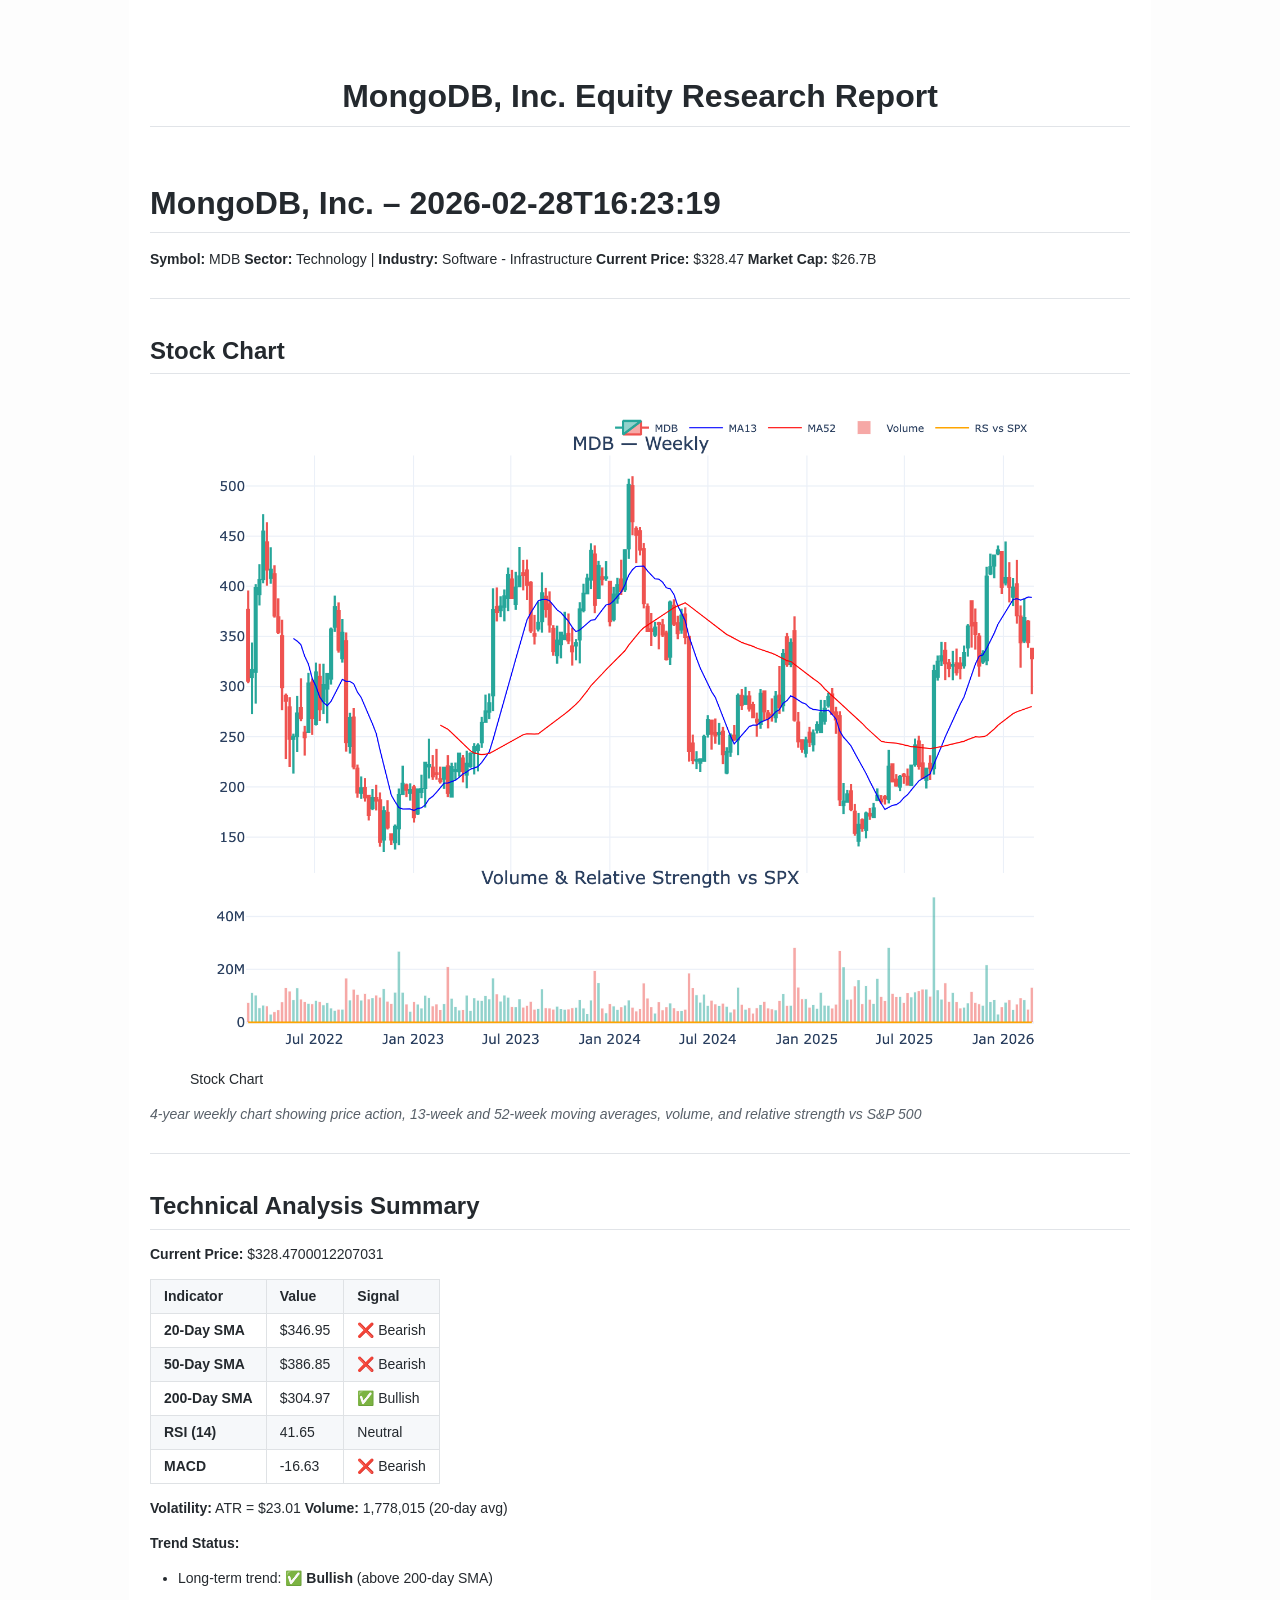
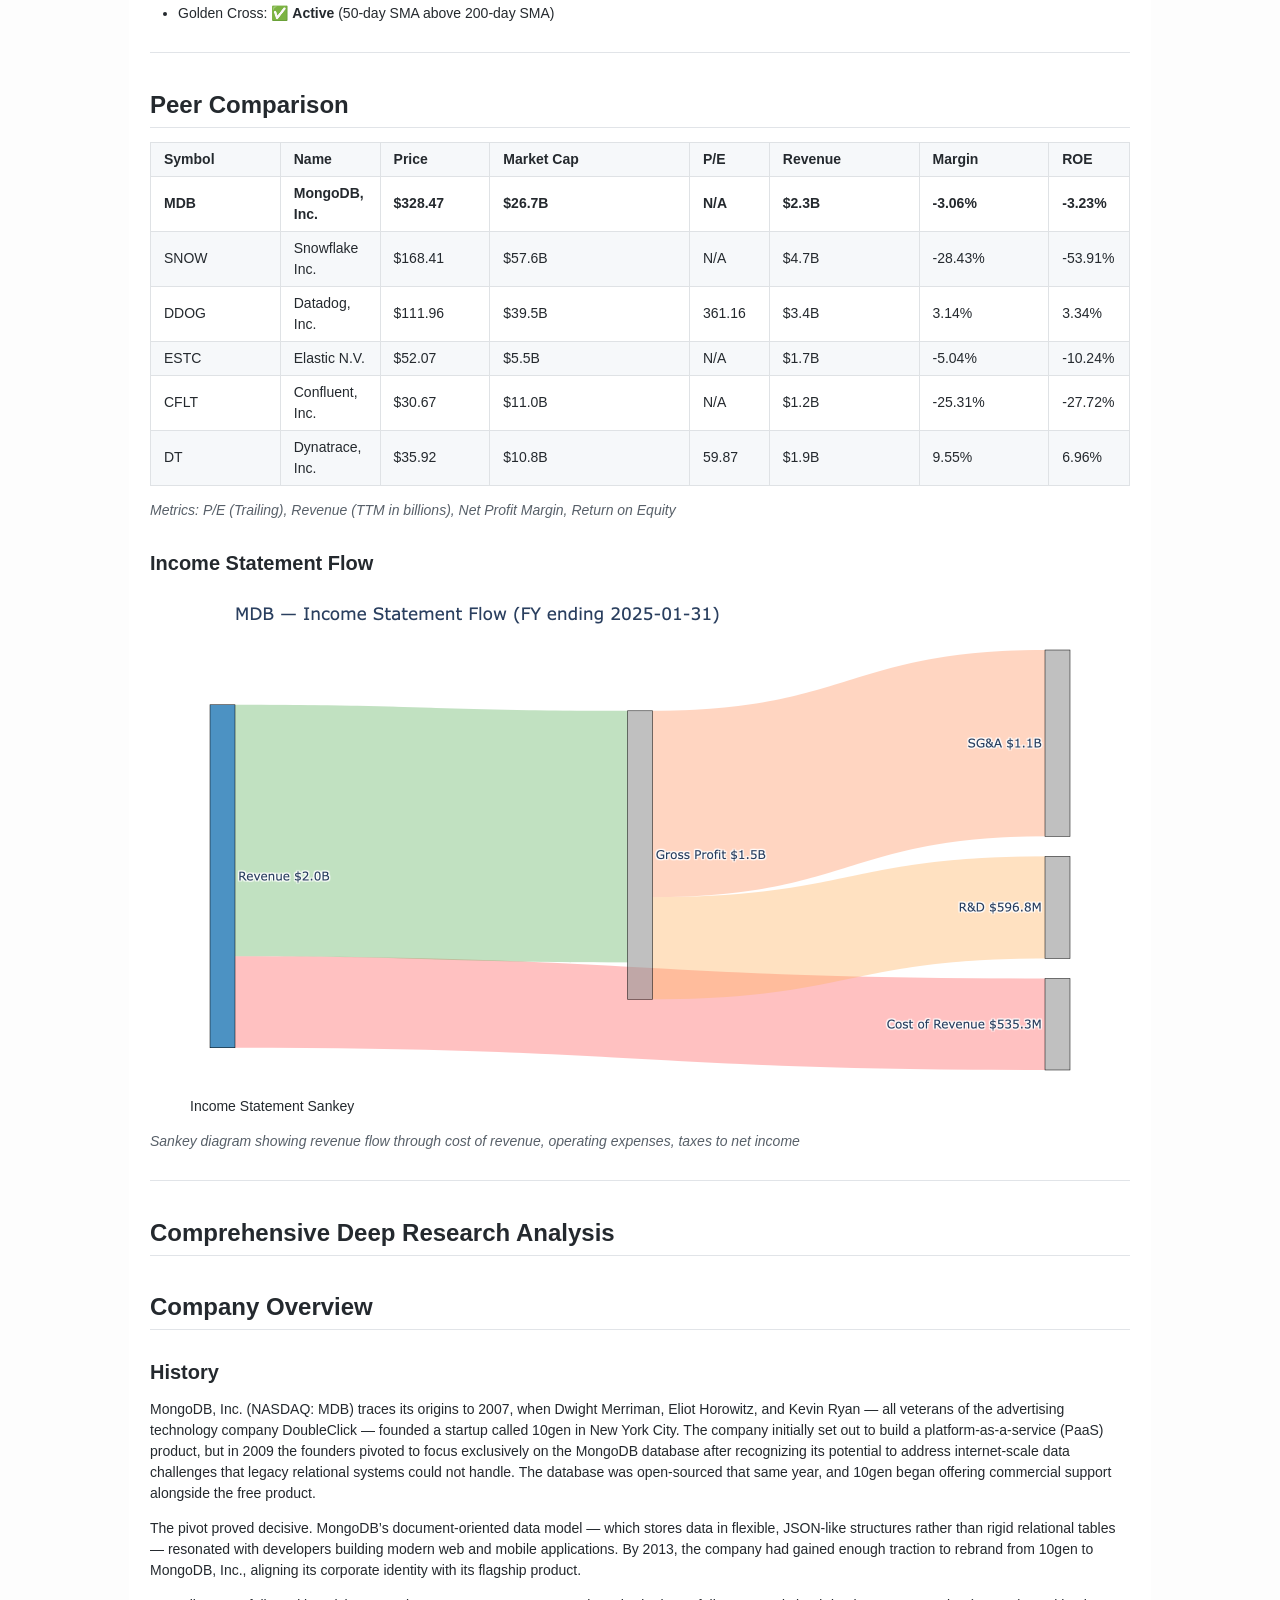
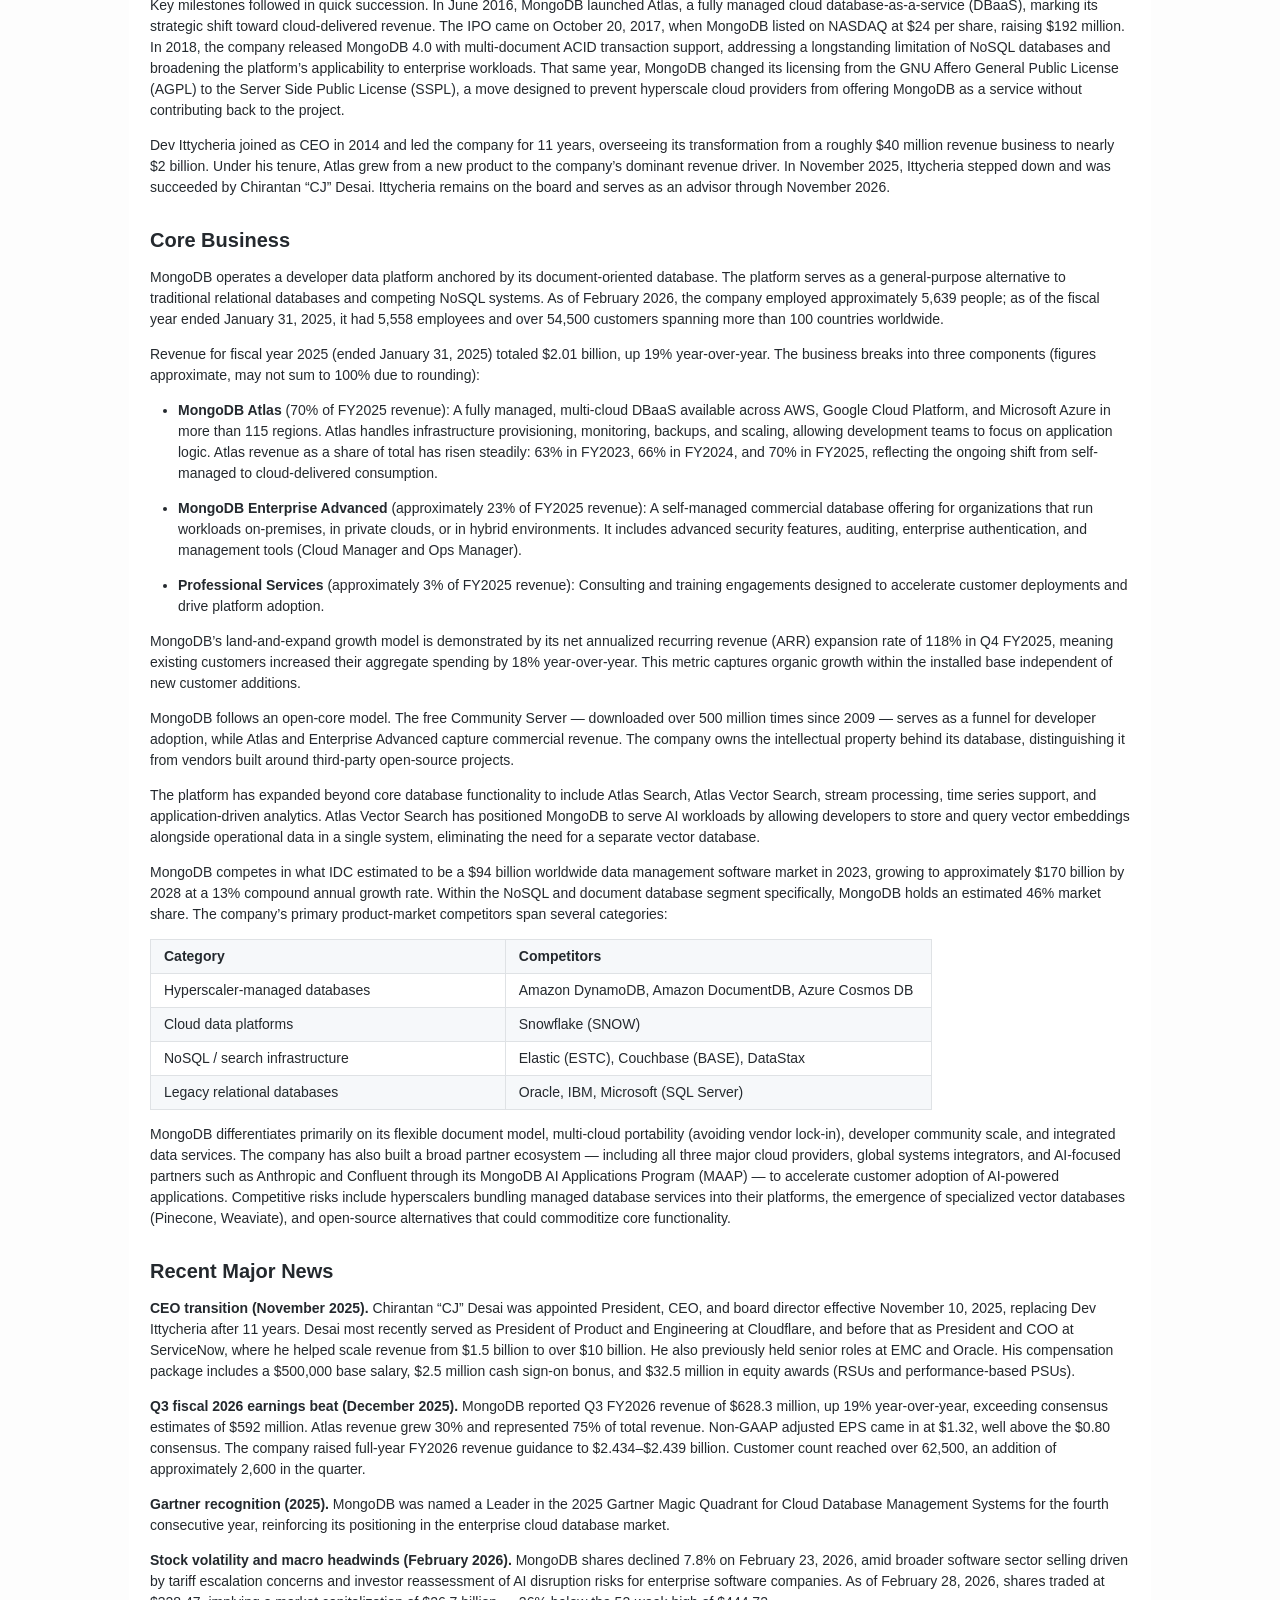
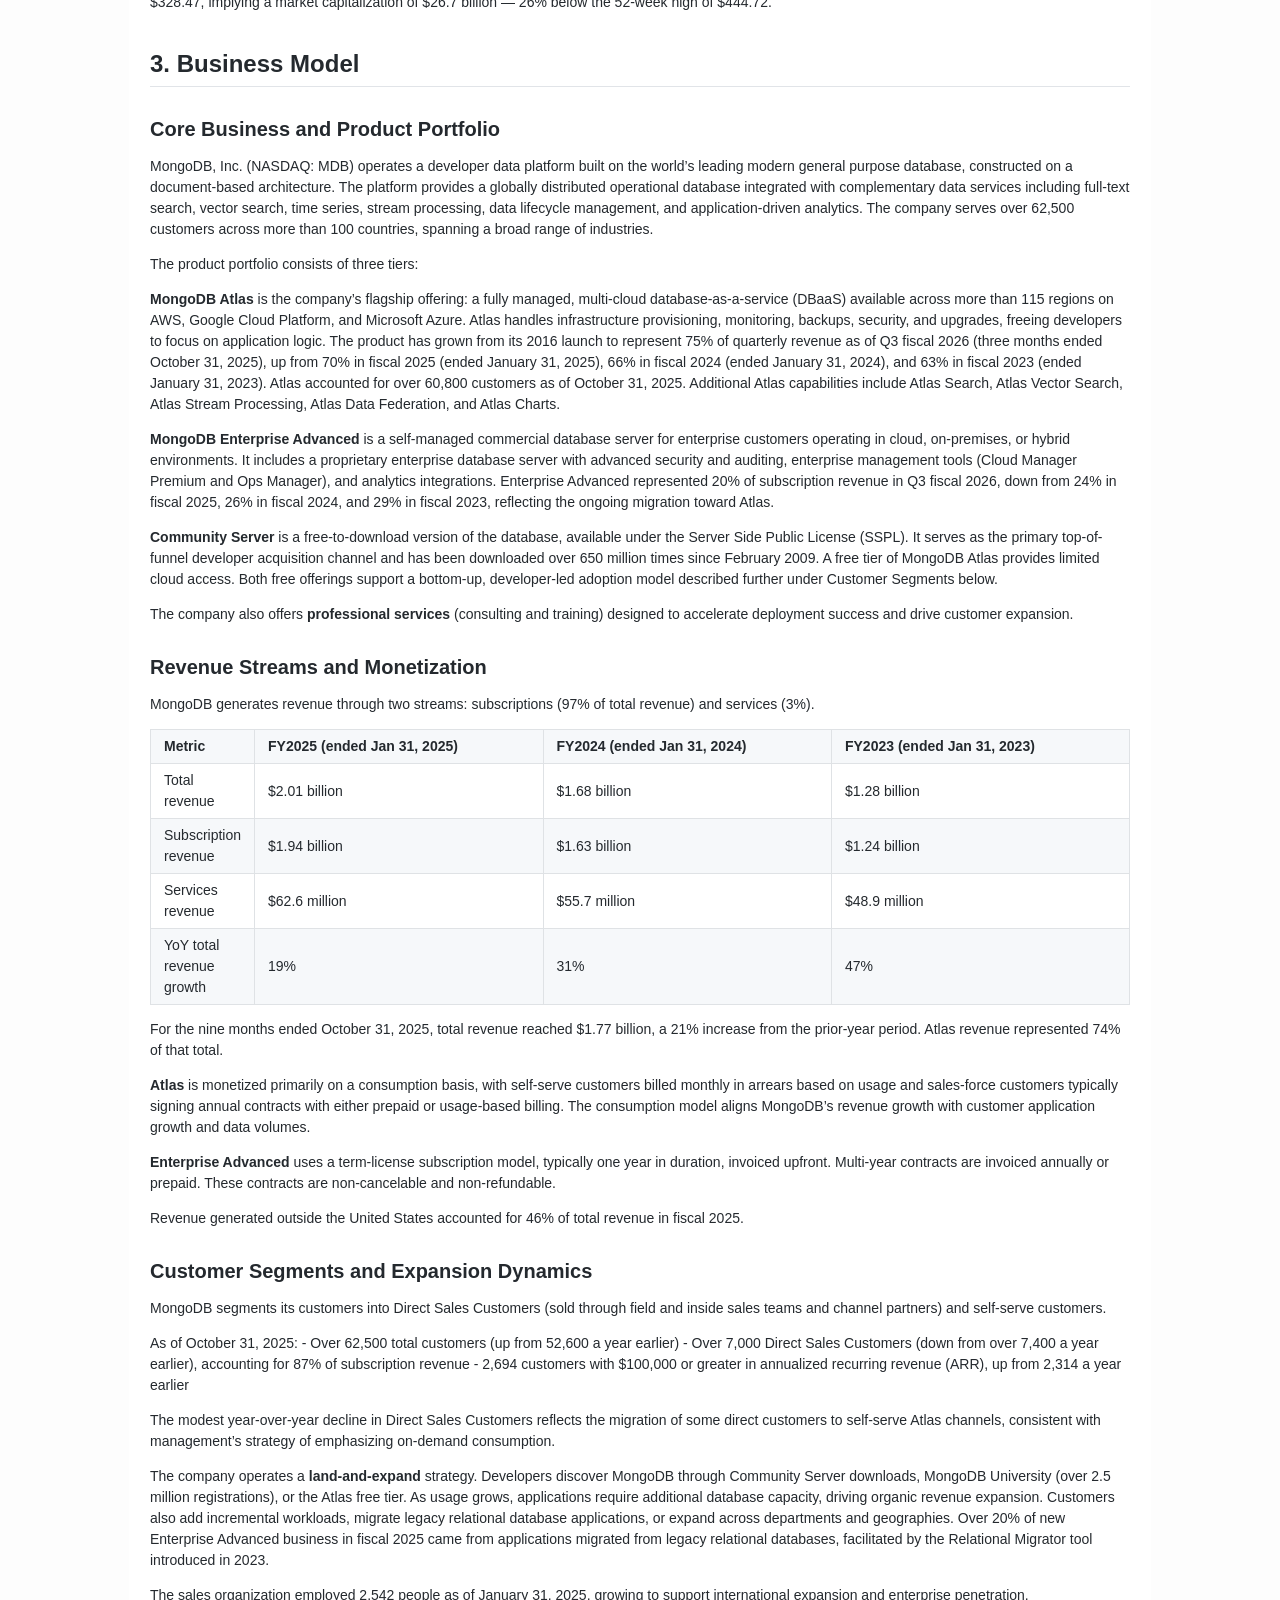
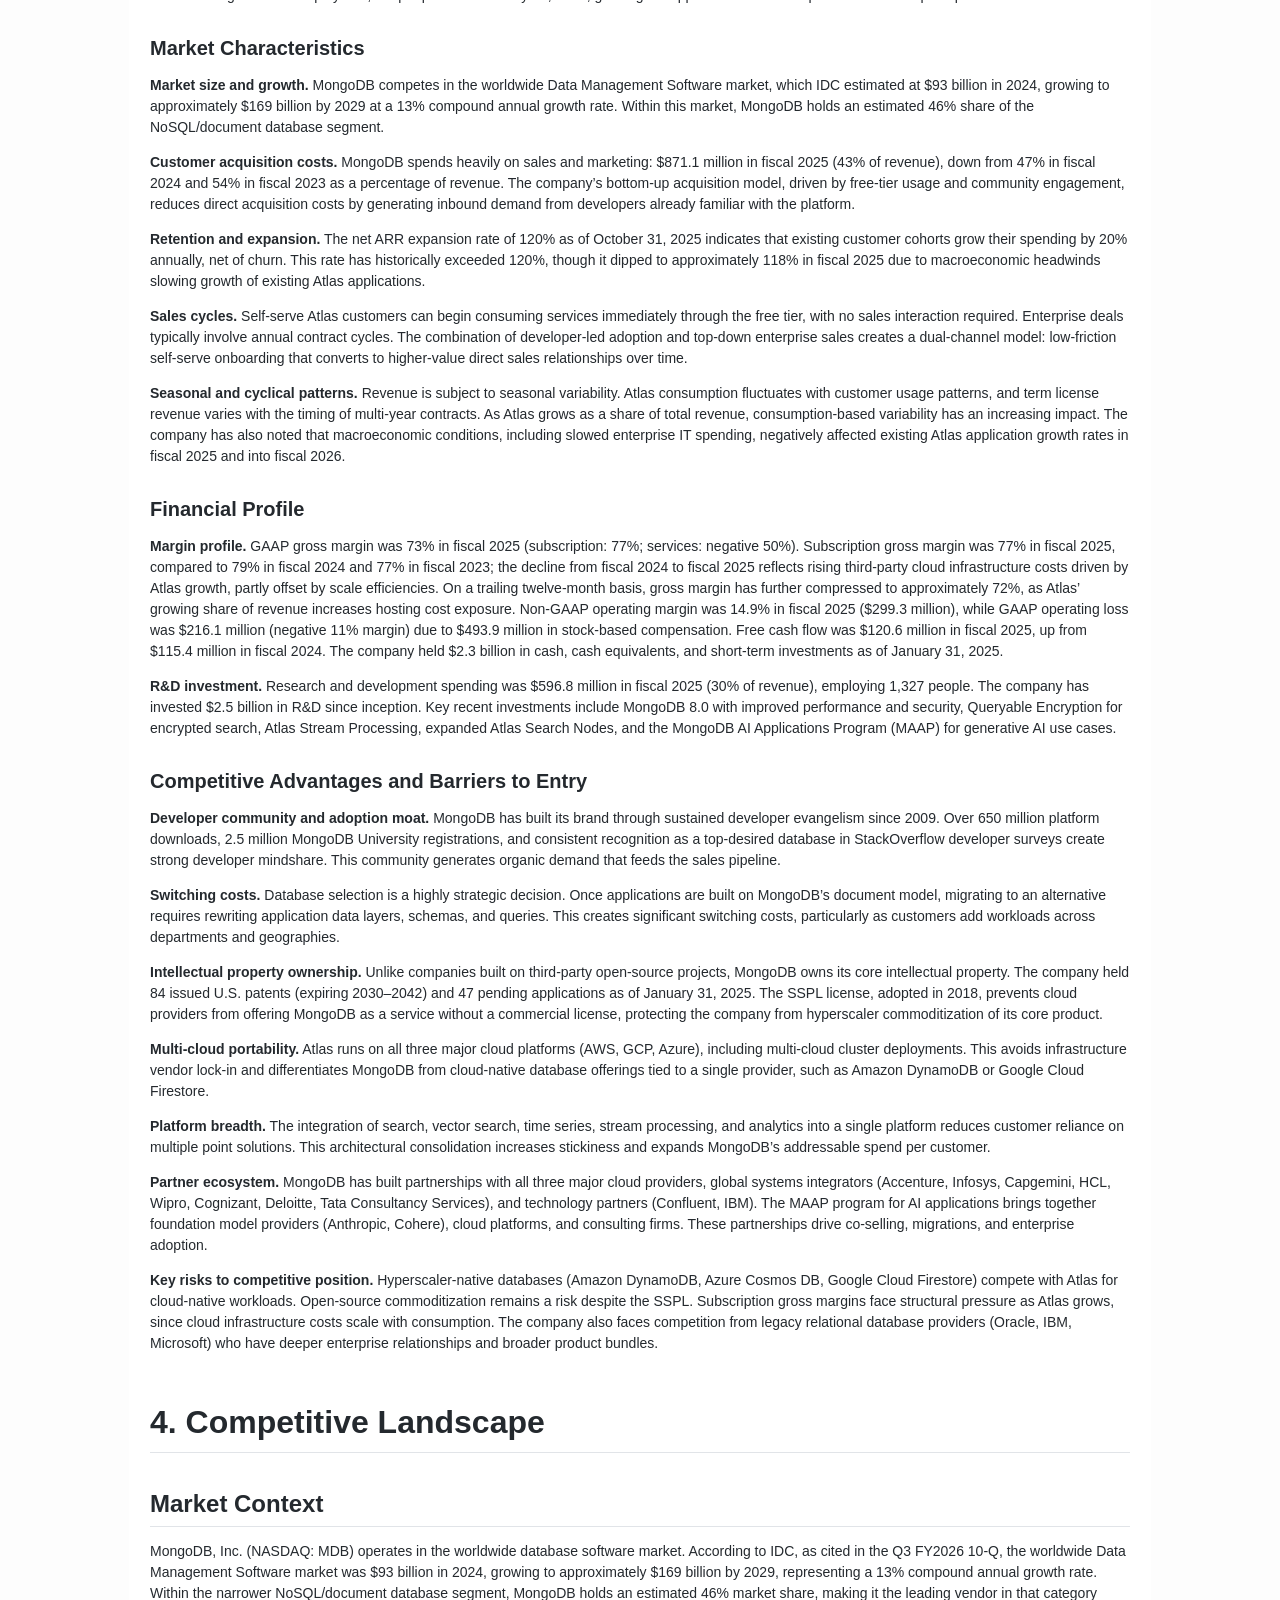
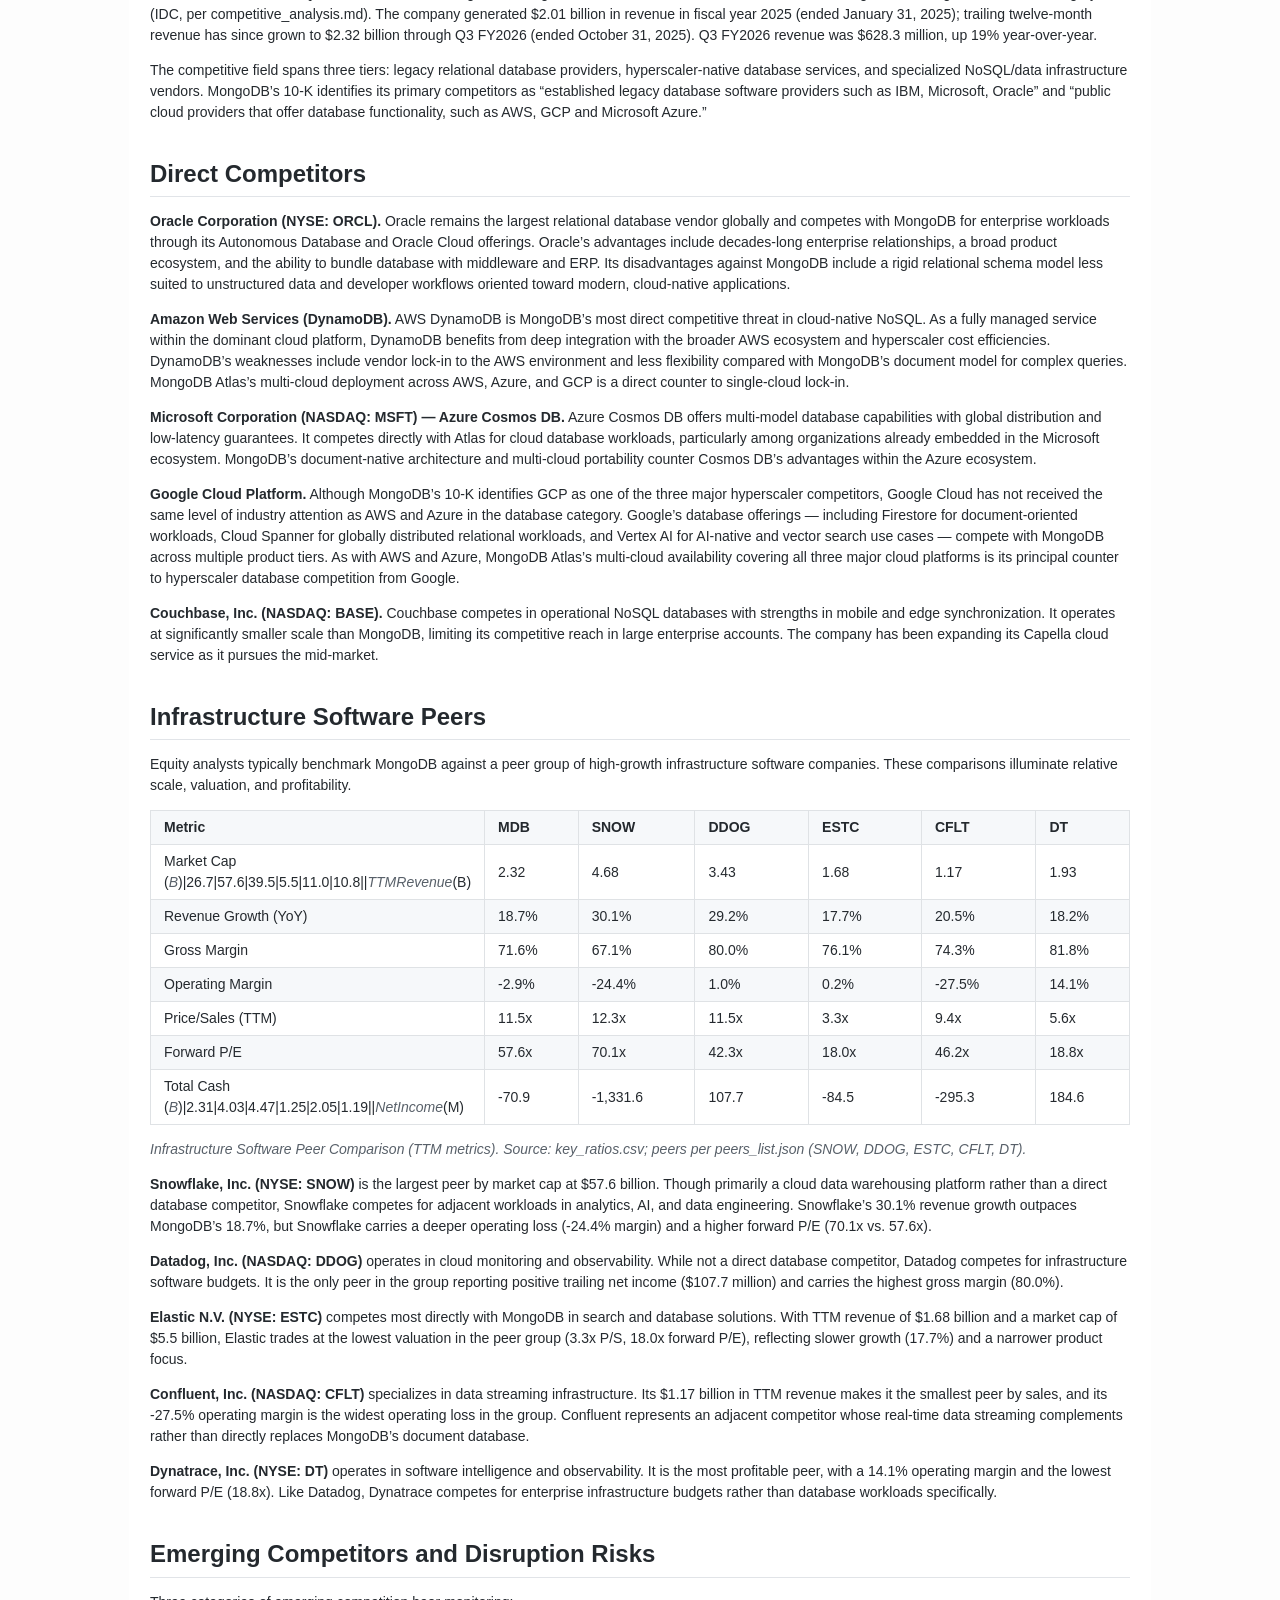
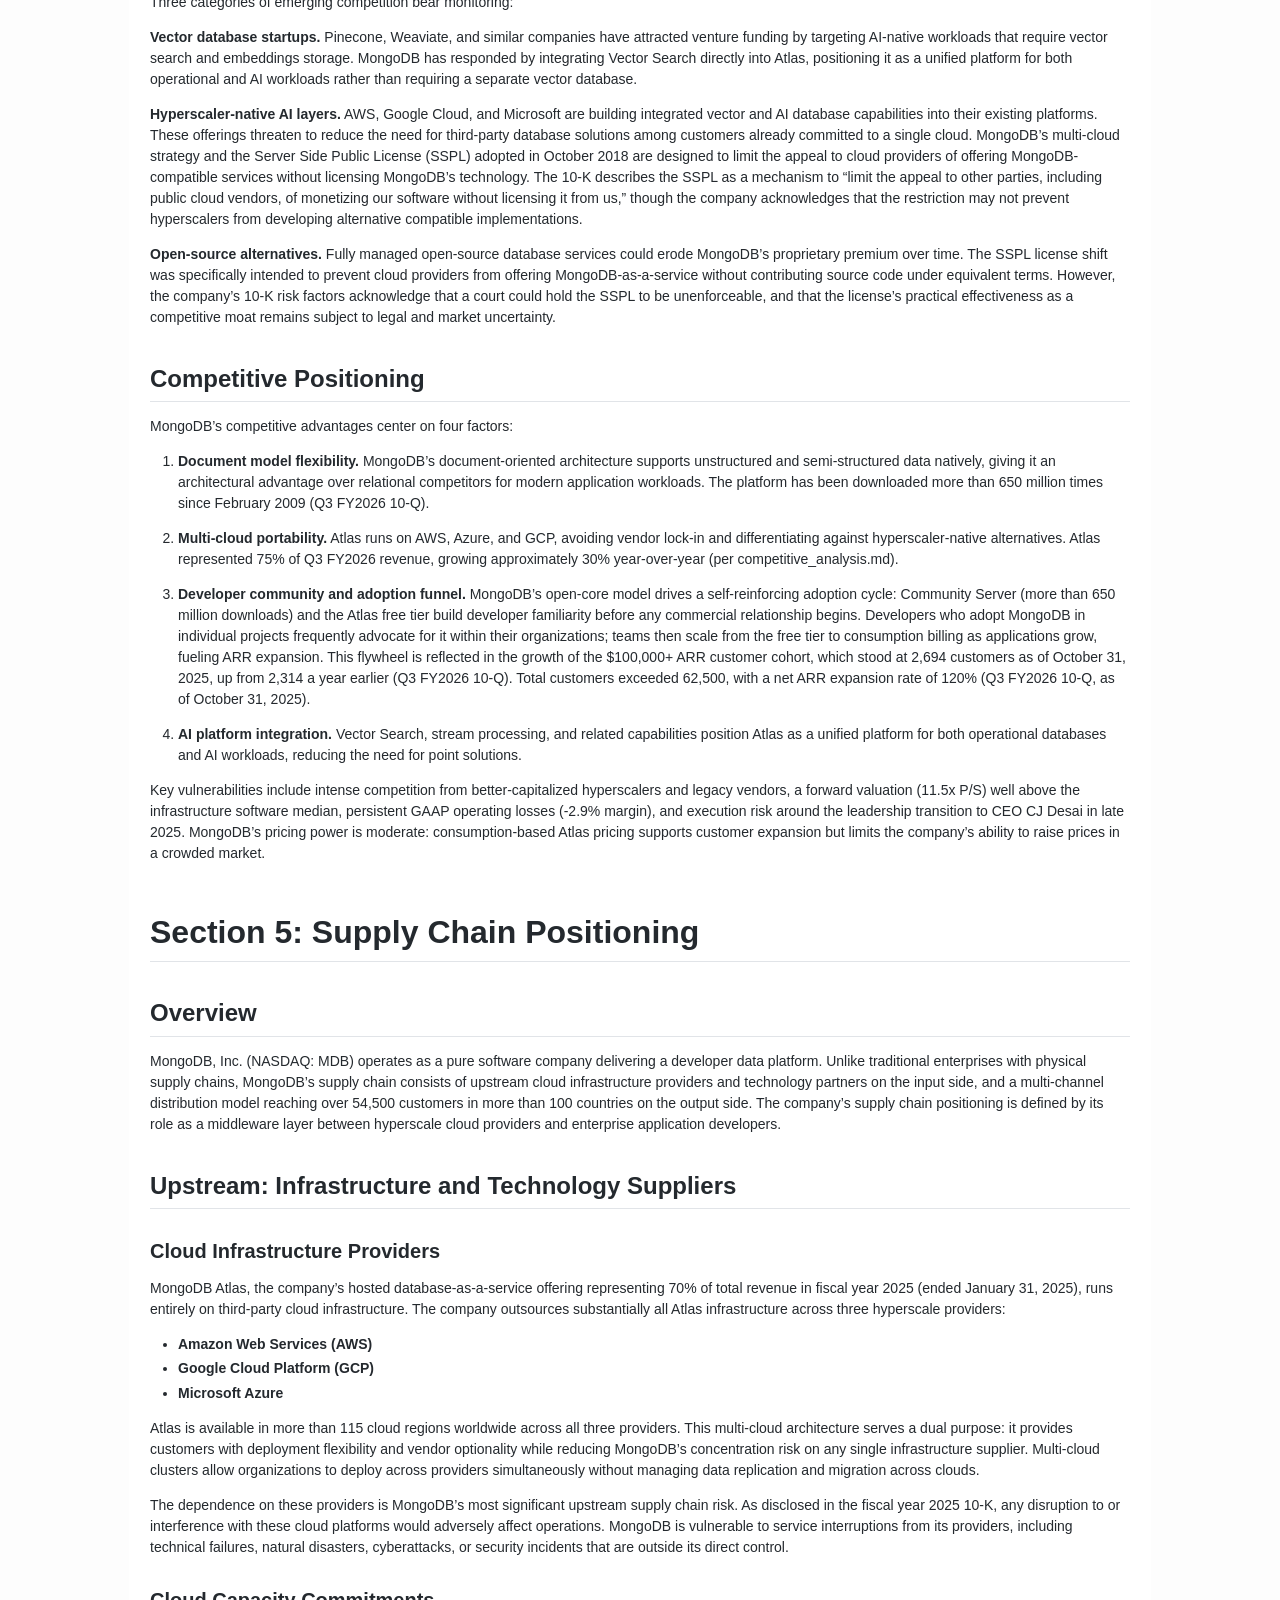
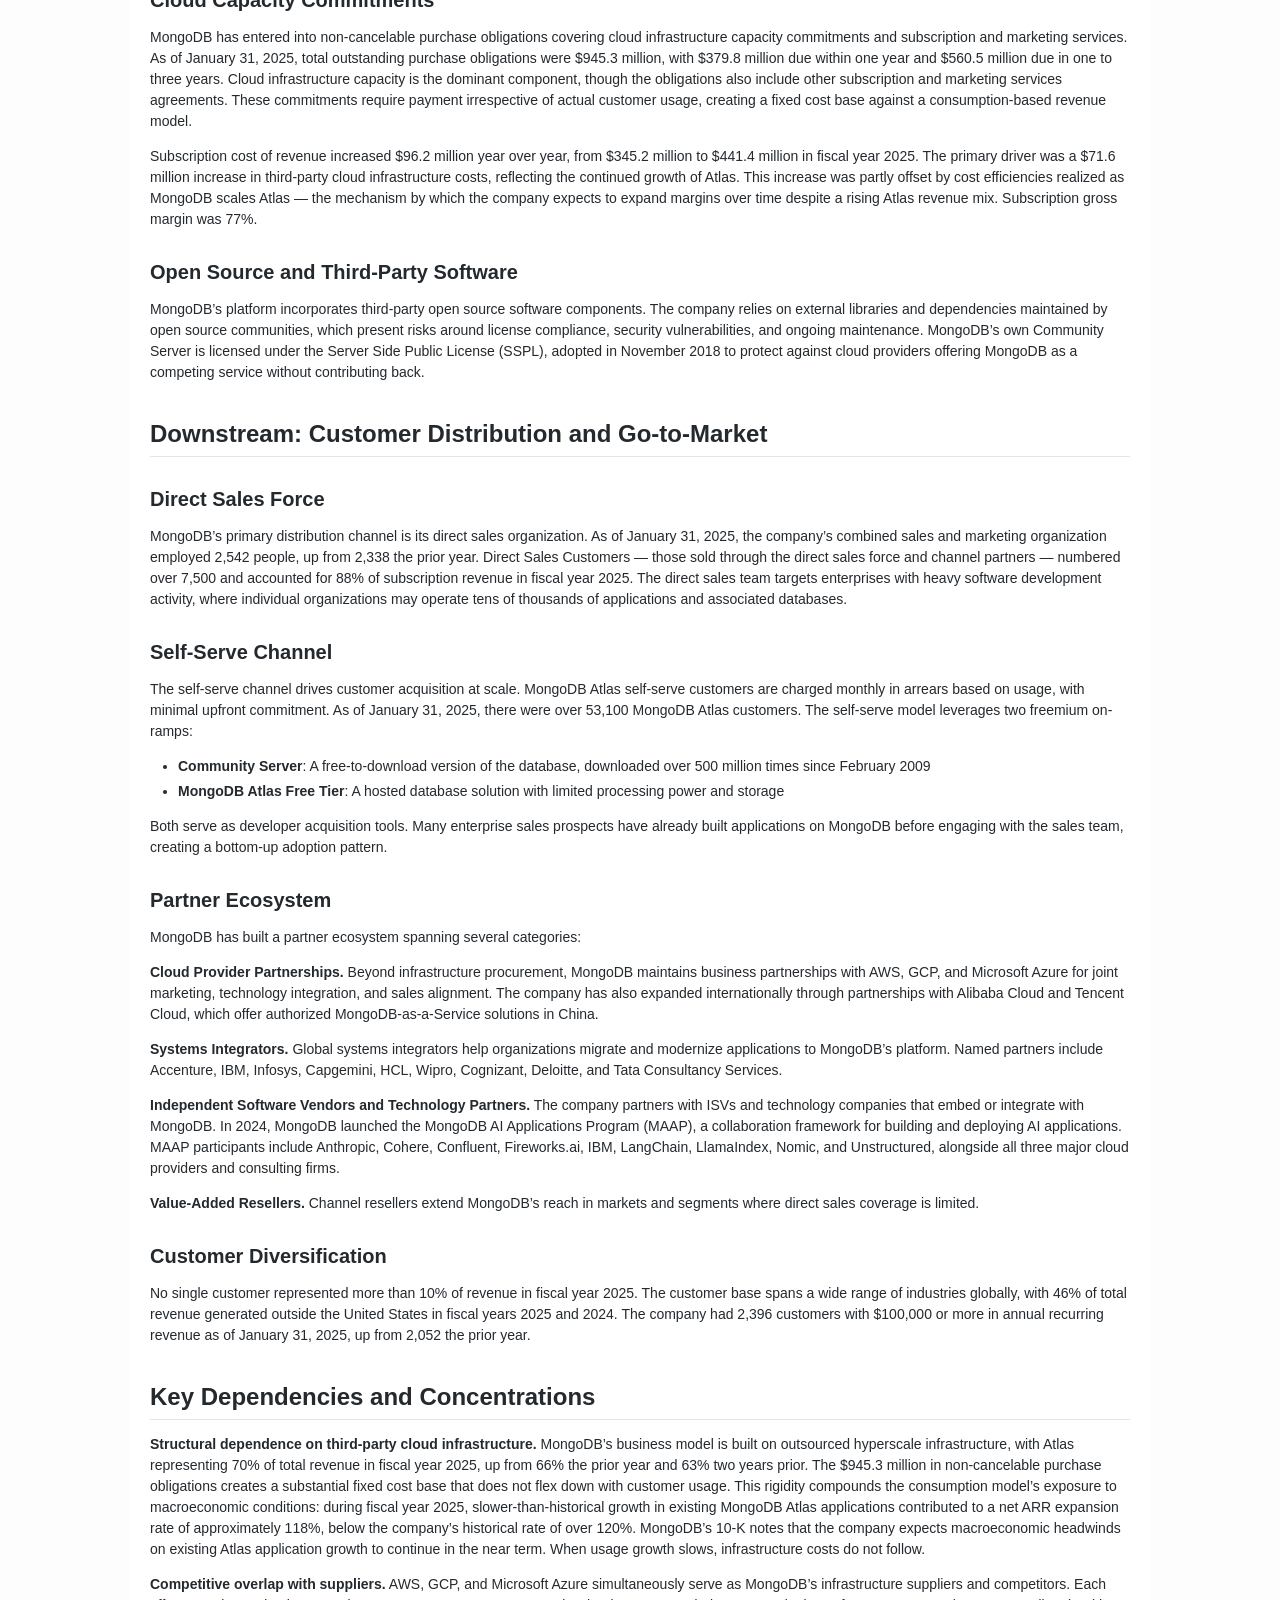
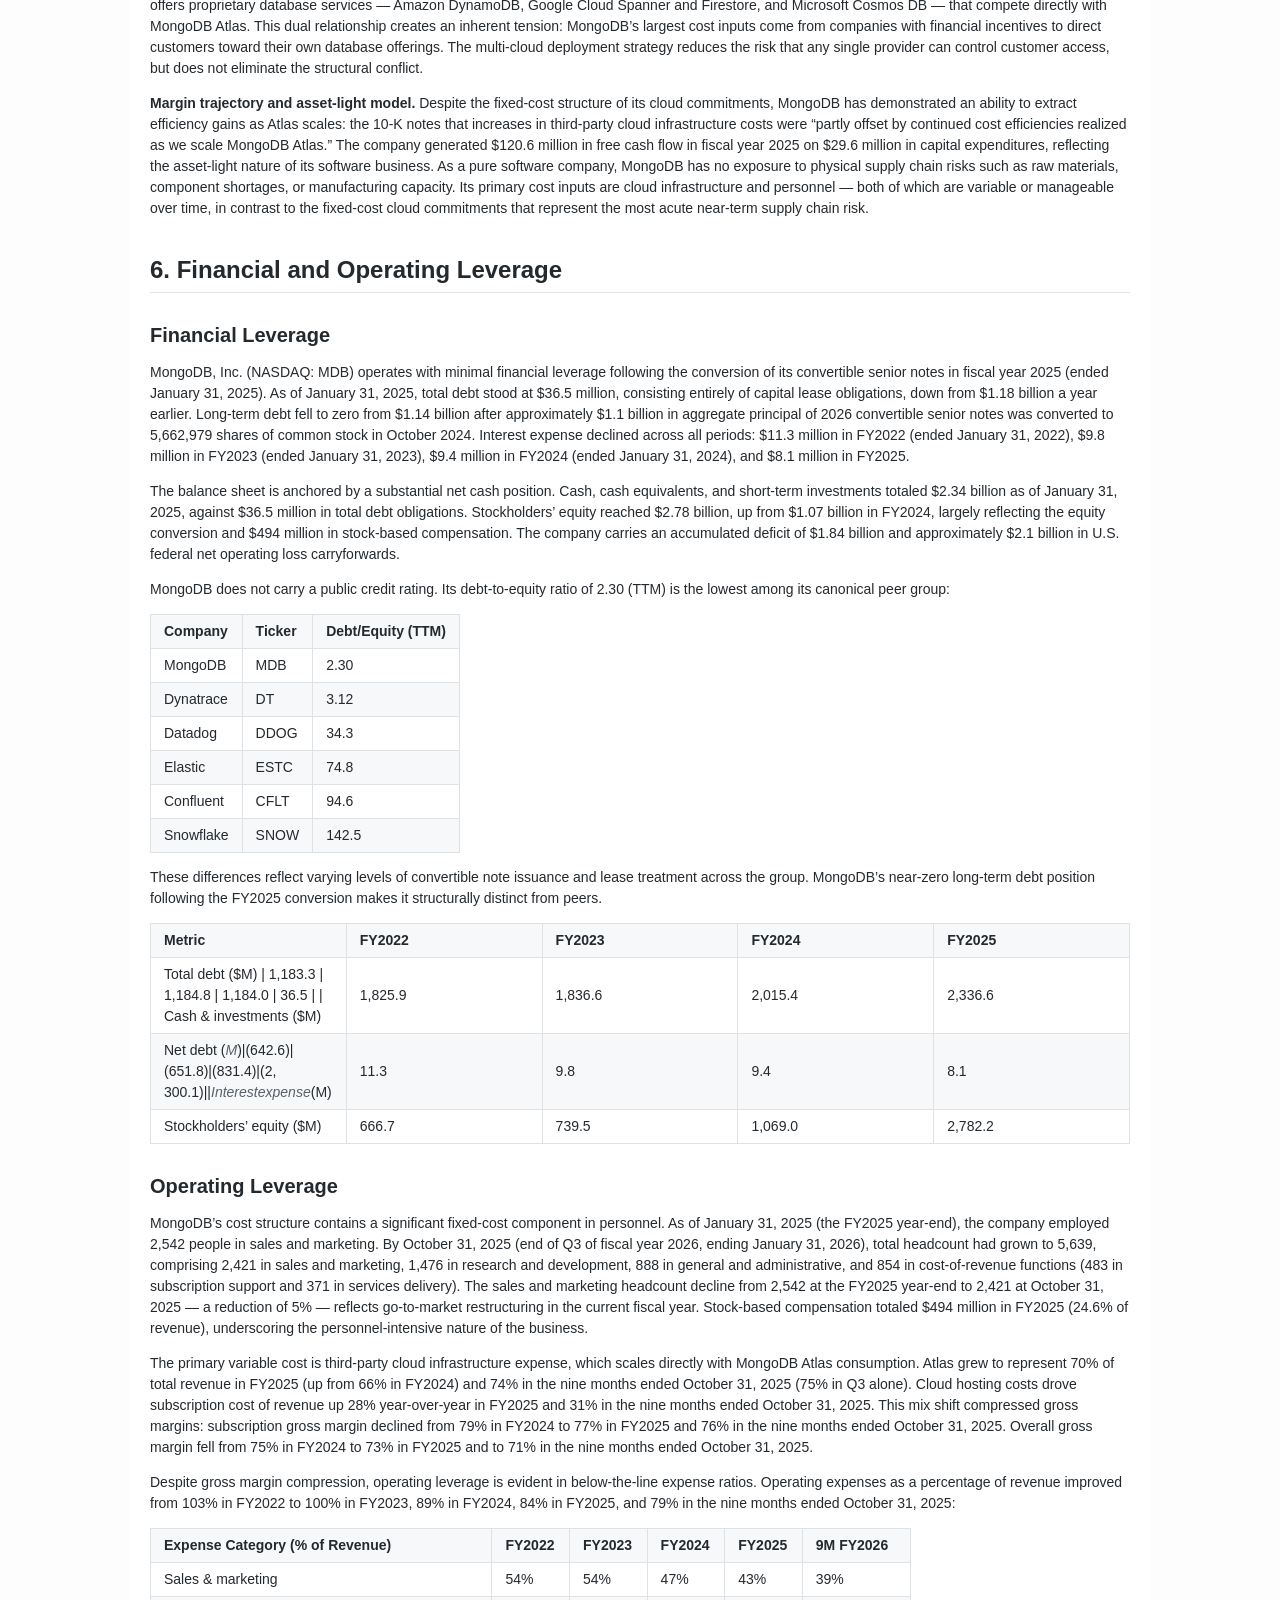
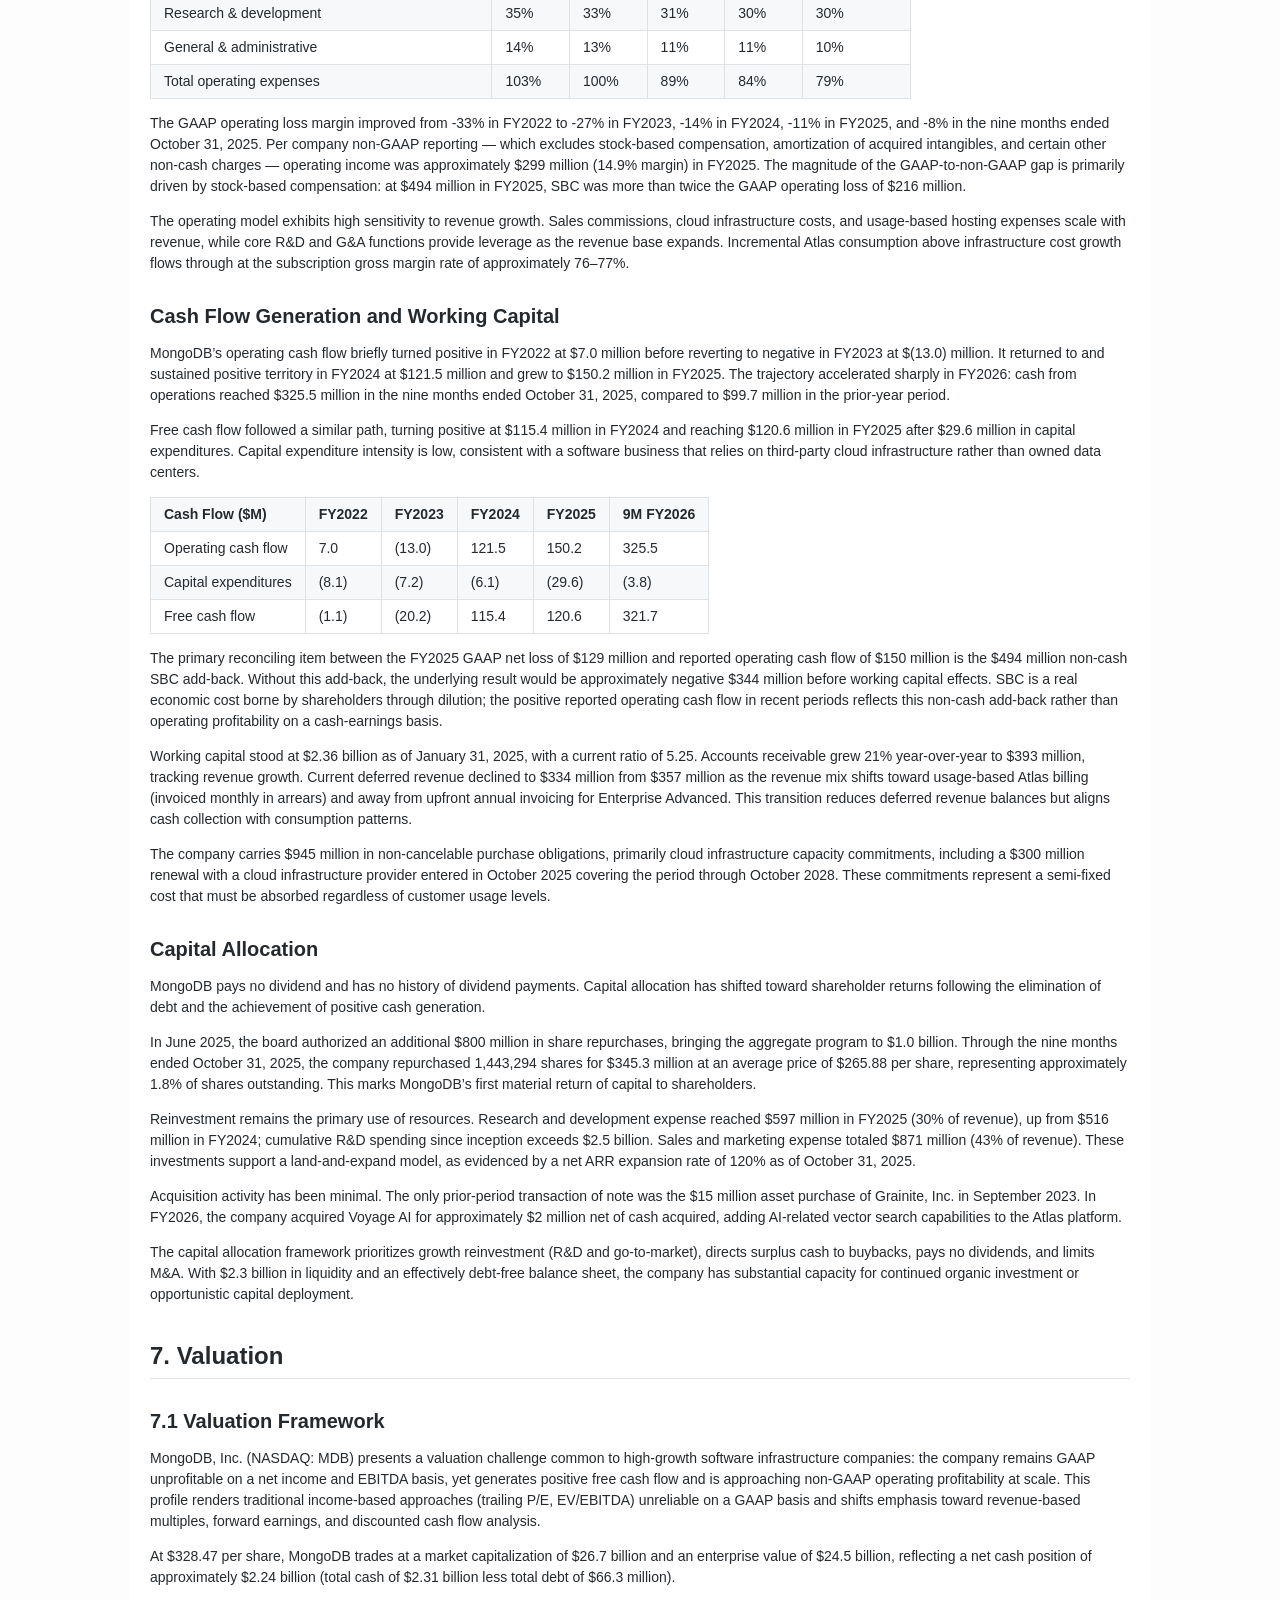
<file: MDB.html>
<!DOCTYPE html>
<html xmlns="http://www.w3.org/1999/xhtml" lang="" xml:lang="">
<head>
  <meta charset="utf-8" />
  <meta name="generator" content="pandoc" />
  <meta name="viewport" content="width=device-width, initial-scale=1.0, user-scalable=yes" />
  <title>MongoDB, Inc. Equity Research Report</title>
  <style>
    /* Default styles provided by pandoc.
    ** See https://pandoc.org/MANUAL.html#variables-for-html for config info.
    */
    html {
      color: #1a1a1a;
      background-color: #fdfdfd;
    }
    body {
      margin: 0 auto;
      max-width: 36em;
      padding-left: 50px;
      padding-right: 50px;
      padding-top: 50px;
      padding-bottom: 50px;
      hyphens: auto;
      overflow-wrap: break-word;
      text-rendering: optimizeLegibility;
      font-kerning: normal;
    }
    @media (max-width: 600px) {
      body {
        font-size: 0.9em;
        padding: 12px;
      }
      h1 {
        font-size: 1.8em;
      }
    }
    @media print {
      html {
        background-color: white;
      }
      body {
        background-color: transparent;
        color: black;
        font-size: 12pt;
      }
      p, h2, h3 {
        orphans: 3;
        widows: 3;
      }
      h2, h3, h4 {
        page-break-after: avoid;
      }
    }
    p {
      margin: 1em 0;
    }
    a {
      color: #1a1a1a;
    }
    a:visited {
      color: #1a1a1a;
    }
    img {
      max-width: 100%;
    }
    svg {
      height: auto;
      max-width: 100%;
    }
    h1, h2, h3, h4, h5, h6 {
      margin-top: 1.4em;
    }
    h5, h6 {
      font-size: 1em;
      font-style: italic;
    }
    h6 {
      font-weight: normal;
    }
    ol, ul {
      padding-left: 1.7em;
      margin-top: 1em;
    }
    li > ol, li > ul {
      margin-top: 0;
    }
    blockquote {
      margin: 1em 0 1em 1.7em;
      padding-left: 1em;
      border-left: 2px solid #e6e6e6;
      color: #606060;
    }
    code {
      font-family: Menlo, Monaco, Consolas, 'Lucida Console', monospace;
      font-size: 85%;
      margin: 0;
      hyphens: manual;
    }
    pre {
      margin: 1em 0;
      overflow: auto;
    }
    pre code {
      padding: 0;
      overflow: visible;
      overflow-wrap: normal;
    }
    .sourceCode {
     background-color: transparent;
     overflow: visible;
    }
    hr {
      border: none;
      border-top: 1px solid #1a1a1a;
      height: 1px;
      margin: 1em 0;
    }
    table {
      margin: 1em 0;
      border-collapse: collapse;
      width: 100%;
      overflow-x: auto;
      display: block;
      font-variant-numeric: lining-nums tabular-nums;
    }
    table caption {
      margin-bottom: 0.75em;
    }
    tbody {
      margin-top: 0.5em;
      border-top: 1px solid #1a1a1a;
      border-bottom: 1px solid #1a1a1a;
    }
    th {
      border-top: 1px solid #1a1a1a;
      padding: 0.25em 0.5em 0.25em 0.5em;
    }
    td {
      padding: 0.125em 0.5em 0.25em 0.5em;
    }
    header {
      margin-bottom: 4em;
      text-align: center;
    }
    #TOC li {
      list-style: none;
    }
    #TOC ul {
      padding-left: 1.3em;
    }
    #TOC > ul {
      padding-left: 0;
    }
    #TOC a:not(:hover) {
      text-decoration: none;
    }
    code{white-space: pre-wrap;}
    span.smallcaps{font-variant: small-caps;}
    div.columns{display: flex; gap: min(4vw, 1.5em);}
    div.column{flex: auto; overflow-x: auto;}
    div.hanging-indent{margin-left: 1.5em; text-indent: -1.5em;}
    /* The extra [class] is a hack that increases specificity enough to
       override a similar rule in reveal.js */
    ul.task-list[class]{list-style: none;}
    ul.task-list li input[type="checkbox"] {
      font-size: inherit;
      width: 0.8em;
      margin: 0 0.8em 0.2em -1.6em;
      vertical-align: middle;
    }
    .display.math{display: block; text-align: center; margin: 0.5rem auto;}
  </style>
  <style>
  /* Equity Research Report — styled after druce.ai */

  body {
    font-family: -apple-system, BlinkMacSystemFont, "Segoe UI", Helvetica, Arial,
      sans-serif, "Apple Color Emoji", "Segoe UI Emoji", "Segoe UI Symbol";
    font-size: 14px;
    line-height: 1.5;
    color: #24292e;
    background: #fff;
    max-width: 980px;
    margin: 0 auto;
    padding: 2em 1.5em;
  }

  /* Headings */
  h1, h2, h3, h4, h5, h6 {
    font-weight: 600;
    margin-top: 1.5em;
    margin-bottom: 0.5em;
    line-height: 1.25;
  }
  h1 { font-size: 32px; border-bottom: 1px solid #e1e4e8; padding-bottom: 0.3em; }
  h2 { font-size: 24px; border-bottom: 1px solid #e1e4e8; padding-bottom: 0.3em; }
  h3 { font-size: 20px; }
  h4 { font-size: 16px; }

  /* Links */
  a { color: #0366d6; text-decoration: none; }
  a:hover { text-decoration: underline; }

  /* Tables */
  table {
    border-collapse: collapse;
    width: 100%;
    margin: 1em 0;
  }
  th, td {
    padding: 6px 13px;
    border: 1px solid #dfe2e5;
    text-align: left;
  }
  th {
    font-weight: 600;
    background: #f6f8fa;
  }
  tr:nth-child(even) {
    background: #f6f8fa;
  }

  /* Code */
  code {
    font-family: "SFMono-Regular", Consolas, "Liberation Mono", Menlo, Courier, monospace;
    background: rgba(27, 31, 35, 0.05);
    padding: 0.2em 0.4em;
    border-radius: 3px;
    font-size: 85%;
  }
  pre {
    background: rgba(27, 31, 35, 0.05);
    padding: 16px;
    border-radius: 3px;
    overflow-x: auto;
    line-height: 1.45;
  }
  pre code {
    background: none;
    padding: 0;
  }

  /* Blockquotes */
  blockquote {
    margin: 0;
    padding: 0 1em;
    color: #586069;
    border-left: 0.25em solid #dfe2e5;
  }

  /* Horizontal rules */
  hr {
    border: none;
    border-top: 1px solid #e1e4e8;
    margin: 2em 0;
  }

  /* Images */
  img {
    max-width: 100%;
    height: auto;
  }

  /* Lists */
  ul, ol {
    padding-left: 2em;
  }
  li + li {
    margin-top: 0.25em;
  }

  /* Emphasis / strong */
  strong { font-weight: 600; }
  em { color: #586069; }
  </style>
</head>
<body>
<header id="title-block-header">
<h1 class="title">MongoDB, Inc. Equity Research Report</h1>
</header>
<h1 id="mongodb-inc.-2026-02-28t162319">MongoDB, Inc. –
2026-02-28T16:23:19</h1>
<p><strong>Symbol:</strong> MDB <strong>Sector:</strong> Technology |
<strong>Industry:</strong> Software - Infrastructure <strong>Current
Price:</strong> $328.47 <strong>Market Cap:</strong> $26.7B</p>
<hr />
<h2 id="stock-chart">Stock Chart</h2>
<figure>
<img src="chart.png" alt="Stock Chart" />
<figcaption aria-hidden="true">Stock Chart</figcaption>
</figure>
<p><em>4-year weekly chart showing price action, 13-week and 52-week
moving averages, volume, and relative strength vs S&amp;P 500</em></p>
<hr />
<h2 id="technical-analysis-summary">Technical Analysis Summary</h2>
<p><strong>Current Price:</strong> $328.4700012207031</p>
<table>
<thead>
<tr>
<th>Indicator</th>
<th>Value</th>
<th>Signal</th>
</tr>
</thead>
<tbody>
<tr>
<td><strong>20-Day SMA</strong></td>
<td>$346.95</td>
<td>❌ Bearish</td>
</tr>
<tr>
<td><strong>50-Day SMA</strong></td>
<td>$386.85</td>
<td>❌ Bearish</td>
</tr>
<tr>
<td><strong>200-Day SMA</strong></td>
<td>$304.97</td>
<td>✅ Bullish</td>
</tr>
<tr>
<td><strong>RSI (14)</strong></td>
<td>41.65</td>
<td>Neutral</td>
</tr>
<tr>
<td><strong>MACD</strong></td>
<td>-16.63</td>
<td>❌ Bearish</td>
</tr>
</tbody>
</table>
<p><strong>Volatility:</strong> ATR = $23.01 <strong>Volume:</strong>
1,778,015 (20-day avg)</p>
<p><strong>Trend Status:</strong></p>
<ul>
<li><p>Long-term trend: ✅ <strong>Bullish</strong> (above 200-day
SMA)</p></li>
<li><p>Golden Cross: ✅ <strong>Active</strong> (50-day SMA above
200-day SMA)</p></li>
</ul>
<hr />
<h2 id="peer-comparison">Peer Comparison</h2>
<table>
<colgroup>
<col style="width: 13%" />
<col style="width: 10%" />
<col style="width: 11%" />
<col style="width: 20%" />
<col style="width: 8%" />
<col style="width: 15%" />
<col style="width: 13%" />
<col style="width: 8%" />
</colgroup>
<thead>
<tr>
<th>Symbol</th>
<th>Name</th>
<th>Price</th>
<th>Market Cap</th>
<th>P/E</th>
<th>Revenue</th>
<th>Margin</th>
<th>ROE</th>
</tr>
</thead>
<tbody>
<tr>
<td><strong>MDB</strong></td>
<td><strong>MongoDB, Inc.</strong></td>
<td><strong>$328.47</strong></td>
<td><strong>$26.7B</strong></td>
<td><strong>N/A</strong></td>
<td><strong>$2.3B</strong></td>
<td><strong>-3.06%</strong></td>
<td><strong>-3.23%</strong></td>
</tr>
<tr>
<td>SNOW</td>
<td>Snowflake Inc.</td>
<td>$168.41</td>
<td>$57.6B</td>
<td>N/A</td>
<td>$4.7B</td>
<td>-28.43%</td>
<td>-53.91%</td>
</tr>
<tr>
<td>DDOG</td>
<td>Datadog, Inc.</td>
<td>$111.96</td>
<td>$39.5B</td>
<td>361.16</td>
<td>$3.4B</td>
<td>3.14%</td>
<td>3.34%</td>
</tr>
<tr>
<td>ESTC</td>
<td>Elastic N.V.</td>
<td>$52.07</td>
<td>$5.5B</td>
<td>N/A</td>
<td>$1.7B</td>
<td>-5.04%</td>
<td>-10.24%</td>
</tr>
<tr>
<td>CFLT</td>
<td>Confluent, Inc.</td>
<td>$30.67</td>
<td>$11.0B</td>
<td>N/A</td>
<td>$1.2B</td>
<td>-25.31%</td>
<td>-27.72%</td>
</tr>
<tr>
<td>DT</td>
<td>Dynatrace, Inc.</td>
<td>$35.92</td>
<td>$10.8B</td>
<td>59.87</td>
<td>$1.9B</td>
<td>9.55%</td>
<td>6.96%</td>
</tr>
</tbody>
</table>
<p><em>Metrics: P/E (Trailing), Revenue (TTM in billions), Net Profit
Margin, Return on Equity</em></p>
<h3 id="income-statement-flow">Income Statement Flow</h3>
<figure>
<img src="income_statement_sankey.png" alt="Income Statement Sankey" />
<figcaption aria-hidden="true">Income Statement Sankey</figcaption>
</figure>
<p><em>Sankey diagram showing revenue flow through cost of revenue,
operating expenses, taxes to net income</em></p>
<hr />
<h2 id="comprehensive-deep-research-analysis">Comprehensive Deep
Research Analysis</h2>
<h2 id="company-overview">Company Overview</h2>
<h3 id="history">History</h3>
<p>MongoDB, Inc. (NASDAQ: MDB) traces its origins to 2007, when Dwight
Merriman, Eliot Horowitz, and Kevin Ryan — all veterans of the
advertising technology company DoubleClick — founded a startup called
10gen in New York City. The company initially set out to build a
platform-as-a-service (PaaS) product, but in 2009 the founders pivoted
to focus exclusively on the MongoDB database after recognizing its
potential to address internet-scale data challenges that legacy
relational systems could not handle. The database was open-sourced that
same year, and 10gen began offering commercial support alongside the
free product.</p>
<p>The pivot proved decisive. MongoDB’s document-oriented data model —
which stores data in flexible, JSON-like structures rather than rigid
relational tables — resonated with developers building modern web and
mobile applications. By 2013, the company had gained enough traction to
rebrand from 10gen to MongoDB, Inc., aligning its corporate identity
with its flagship product.</p>
<p>Key milestones followed in quick succession. In June 2016, MongoDB
launched Atlas, a fully managed cloud database-as-a-service (DBaaS),
marking its strategic shift toward cloud-delivered revenue. The IPO came
on October 20, 2017, when MongoDB listed on NASDAQ at $24 per share,
raising $192 million. In 2018, the company released MongoDB 4.0 with
multi-document ACID transaction support, addressing a longstanding
limitation of NoSQL databases and broadening the platform’s
applicability to enterprise workloads. That same year, MongoDB changed
its licensing from the GNU Affero General Public License (AGPL) to the
Server Side Public License (SSPL), a move designed to prevent hyperscale
cloud providers from offering MongoDB as a service without contributing
back to the project.</p>
<p>Dev Ittycheria joined as CEO in 2014 and led the company for 11
years, overseeing its transformation from a roughly $40 million revenue
business to nearly $2 billion. Under his tenure, Atlas grew from a new
product to the company’s dominant revenue driver. In November 2025,
Ittycheria stepped down and was succeeded by Chirantan “CJ” Desai.
Ittycheria remains on the board and serves as an advisor through
November 2026.</p>
<h3 id="core-business">Core Business</h3>
<p>MongoDB operates a developer data platform anchored by its
document-oriented database. The platform serves as a general-purpose
alternative to traditional relational databases and competing NoSQL
systems. As of February 2026, the company employed approximately 5,639
people; as of the fiscal year ended January 31, 2025, it had 5,558
employees and over 54,500 customers spanning more than 100 countries
worldwide.</p>
<p>Revenue for fiscal year 2025 (ended January 31, 2025) totaled $2.01
billion, up 19% year-over-year. The business breaks into three
components (figures approximate, may not sum to 100% due to
rounding):</p>
<ul>
<li><p><strong>MongoDB Atlas</strong> (70% of FY2025 revenue): A fully
managed, multi-cloud DBaaS available across AWS, Google Cloud Platform,
and Microsoft Azure in more than 115 regions. Atlas handles
infrastructure provisioning, monitoring, backups, and scaling, allowing
development teams to focus on application logic. Atlas revenue as a
share of total has risen steadily: 63% in FY2023, 66% in FY2024, and 70%
in FY2025, reflecting the ongoing shift from self-managed to
cloud-delivered consumption.</p></li>
<li><p><strong>MongoDB Enterprise Advanced</strong> (approximately 23%
of FY2025 revenue): A self-managed commercial database offering for
organizations that run workloads on-premises, in private clouds, or in
hybrid environments. It includes advanced security features, auditing,
enterprise authentication, and management tools (Cloud Manager and Ops
Manager).</p></li>
<li><p><strong>Professional Services</strong> (approximately 3% of
FY2025 revenue): Consulting and training engagements designed to
accelerate customer deployments and drive platform adoption.</p></li>
</ul>
<p>MongoDB’s land-and-expand growth model is demonstrated by its net
annualized recurring revenue (ARR) expansion rate of 118% in Q4 FY2025,
meaning existing customers increased their aggregate spending by 18%
year-over-year. This metric captures organic growth within the installed
base independent of new customer additions.</p>
<p>MongoDB follows an open-core model. The free Community Server —
downloaded over 500 million times since 2009 — serves as a funnel for
developer adoption, while Atlas and Enterprise Advanced capture
commercial revenue. The company owns the intellectual property behind
its database, distinguishing it from vendors built around third-party
open-source projects.</p>
<p>The platform has expanded beyond core database functionality to
include Atlas Search, Atlas Vector Search, stream processing, time
series support, and application-driven analytics. Atlas Vector Search
has positioned MongoDB to serve AI workloads by allowing developers to
store and query vector embeddings alongside operational data in a single
system, eliminating the need for a separate vector database.</p>
<p>MongoDB competes in what IDC estimated to be a $94 billion worldwide
data management software market in 2023, growing to approximately $170
billion by 2028 at a 13% compound annual growth rate. Within the NoSQL
and document database segment specifically, MongoDB holds an estimated
46% market share. The company’s primary product-market competitors span
several categories:</p>
<table>
<colgroup>
<col style="width: 45%" />
<col style="width: 54%" />
</colgroup>
<thead>
<tr>
<th>Category</th>
<th>Competitors</th>
</tr>
</thead>
<tbody>
<tr>
<td>Hyperscaler-managed databases</td>
<td>Amazon DynamoDB, Amazon DocumentDB, Azure Cosmos DB</td>
</tr>
<tr>
<td>Cloud data platforms</td>
<td>Snowflake (SNOW)</td>
</tr>
<tr>
<td>NoSQL / search infrastructure</td>
<td>Elastic (ESTC), Couchbase (BASE), DataStax</td>
</tr>
<tr>
<td>Legacy relational databases</td>
<td>Oracle, IBM, Microsoft (SQL Server)</td>
</tr>
</tbody>
</table>
<p>MongoDB differentiates primarily on its flexible document model,
multi-cloud portability (avoiding vendor lock-in), developer community
scale, and integrated data services. The company has also built a broad
partner ecosystem — including all three major cloud providers, global
systems integrators, and AI-focused partners such as Anthropic and
Confluent through its MongoDB AI Applications Program (MAAP) — to
accelerate customer adoption of AI-powered applications. Competitive
risks include hyperscalers bundling managed database services into their
platforms, the emergence of specialized vector databases (Pinecone,
Weaviate), and open-source alternatives that could commoditize core
functionality.</p>
<h3 id="recent-major-news">Recent Major News</h3>
<p><strong>CEO transition (November 2025).</strong> Chirantan “CJ” Desai
was appointed President, CEO, and board director effective November 10,
2025, replacing Dev Ittycheria after 11 years. Desai most recently
served as President of Product and Engineering at Cloudflare, and before
that as President and COO at ServiceNow, where he helped scale revenue
from $1.5 billion to over $10 billion. He also previously held senior
roles at EMC and Oracle. His compensation package includes a $500,000
base salary, $2.5 million cash sign-on bonus, and $32.5 million in
equity awards (RSUs and performance-based PSUs).</p>
<p><strong>Q3 fiscal 2026 earnings beat (December 2025).</strong>
MongoDB reported Q3 FY2026 revenue of $628.3 million, up 19%
year-over-year, exceeding consensus estimates of $592 million. Atlas
revenue grew 30% and represented 75% of total revenue. Non-GAAP adjusted
EPS came in at $1.32, well above the $0.80 consensus. The company raised
full-year FY2026 revenue guidance to $2.434–$2.439 billion. Customer
count reached over 62,500, an addition of approximately 2,600 in the
quarter.</p>
<p><strong>Gartner recognition (2025).</strong> MongoDB was named a
Leader in the 2025 Gartner Magic Quadrant for Cloud Database Management
Systems for the fourth consecutive year, reinforcing its positioning in
the enterprise cloud database market.</p>
<p><strong>Stock volatility and macro headwinds (February
2026).</strong> MongoDB shares declined 7.8% on February 23, 2026, amid
broader software sector selling driven by tariff escalation concerns and
investor reassessment of AI disruption risks for enterprise software
companies. As of February 28, 2026, shares traded at $328.47, implying a
market capitalization of $26.7 billion — 26% below the 52-week high of
$444.72.</p>
<h2 id="business-model">3. Business Model</h2>
<h3 id="core-business-and-product-portfolio">Core Business and Product
Portfolio</h3>
<p>MongoDB, Inc. (NASDAQ: MDB) operates a developer data platform built
on the world’s leading modern general purpose database, constructed on a
document-based architecture. The platform provides a globally
distributed operational database integrated with complementary data
services including full-text search, vector search, time series, stream
processing, data lifecycle management, and application-driven analytics.
The company serves over 62,500 customers across more than 100 countries,
spanning a broad range of industries.</p>
<p>The product portfolio consists of three tiers:</p>
<p><strong>MongoDB Atlas</strong> is the company’s flagship offering: a
fully managed, multi-cloud database-as-a-service (DBaaS) available
across more than 115 regions on AWS, Google Cloud Platform, and
Microsoft Azure. Atlas handles infrastructure provisioning, monitoring,
backups, security, and upgrades, freeing developers to focus on
application logic. The product has grown from its 2016 launch to
represent 75% of quarterly revenue as of Q3 fiscal 2026 (three months
ended October 31, 2025), up from 70% in fiscal 2025 (ended January 31,
2025), 66% in fiscal 2024 (ended January 31, 2024), and 63% in fiscal
2023 (ended January 31, 2023). Atlas accounted for over 60,800 customers
as of October 31, 2025. Additional Atlas capabilities include Atlas
Search, Atlas Vector Search, Atlas Stream Processing, Atlas Data
Federation, and Atlas Charts.</p>
<p><strong>MongoDB Enterprise Advanced</strong> is a self-managed
commercial database server for enterprise customers operating in cloud,
on-premises, or hybrid environments. It includes a proprietary
enterprise database server with advanced security and auditing,
enterprise management tools (Cloud Manager Premium and Ops Manager), and
analytics integrations. Enterprise Advanced represented 20% of
subscription revenue in Q3 fiscal 2026, down from 24% in fiscal 2025,
26% in fiscal 2024, and 29% in fiscal 2023, reflecting the ongoing
migration toward Atlas.</p>
<p><strong>Community Server</strong> is a free-to-download version of
the database, available under the Server Side Public License (SSPL). It
serves as the primary top-of-funnel developer acquisition channel and
has been downloaded over 650 million times since February 2009. A free
tier of MongoDB Atlas provides limited cloud access. Both free offerings
support a bottom-up, developer-led adoption model described further
under Customer Segments below.</p>
<p>The company also offers <strong>professional services</strong>
(consulting and training) designed to accelerate deployment success and
drive customer expansion.</p>
<h3 id="revenue-streams-and-monetization">Revenue Streams and
Monetization</h3>
<p>MongoDB generates revenue through two streams: subscriptions (97% of
total revenue) and services (3%).</p>
<table>
<colgroup>
<col style="width: 8%" />
<col style="width: 30%" />
<col style="width: 30%" />
<col style="width: 31%" />
</colgroup>
<thead>
<tr>
<th>Metric</th>
<th>FY2025 (ended Jan 31, 2025)</th>
<th>FY2024 (ended Jan 31, 2024)</th>
<th>FY2023 (ended Jan 31, 2023)</th>
</tr>
</thead>
<tbody>
<tr>
<td>Total revenue</td>
<td>$2.01 billion</td>
<td>$1.68 billion</td>
<td>$1.28 billion</td>
</tr>
<tr>
<td>Subscription revenue</td>
<td>$1.94 billion</td>
<td>$1.63 billion</td>
<td>$1.24 billion</td>
</tr>
<tr>
<td>Services revenue</td>
<td>$62.6 million</td>
<td>$55.7 million</td>
<td>$48.9 million</td>
</tr>
<tr>
<td>YoY total revenue growth</td>
<td>19%</td>
<td>31%</td>
<td>47%</td>
</tr>
</tbody>
</table>
<p>For the nine months ended October 31, 2025, total revenue reached
$1.77 billion, a 21% increase from the prior-year period. Atlas revenue
represented 74% of that total.</p>
<p><strong>Atlas</strong> is monetized primarily on a consumption basis,
with self-serve customers billed monthly in arrears based on usage and
sales-force customers typically signing annual contracts with either
prepaid or usage-based billing. The consumption model aligns MongoDB’s
revenue growth with customer application growth and data volumes.</p>
<p><strong>Enterprise Advanced</strong> uses a term-license subscription
model, typically one year in duration, invoiced upfront. Multi-year
contracts are invoiced annually or prepaid. These contracts are
non-cancelable and non-refundable.</p>
<p>Revenue generated outside the United States accounted for 46% of
total revenue in fiscal 2025.</p>
<h3 id="customer-segments-and-expansion-dynamics">Customer Segments and
Expansion Dynamics</h3>
<p>MongoDB segments its customers into Direct Sales Customers (sold
through field and inside sales teams and channel partners) and
self-serve customers.</p>
<p>As of October 31, 2025: - Over 62,500 total customers (up from 52,600
a year earlier) - Over 7,000 Direct Sales Customers (down from over
7,400 a year earlier), accounting for 87% of subscription revenue -
2,694 customers with $100,000 or greater in annualized recurring revenue
(ARR), up from 2,314 a year earlier</p>
<p>The modest year-over-year decline in Direct Sales Customers reflects
the migration of some direct customers to self-serve Atlas channels,
consistent with management’s strategy of emphasizing on-demand
consumption.</p>
<p>The company operates a <strong>land-and-expand</strong> strategy.
Developers discover MongoDB through Community Server downloads, MongoDB
University (over 2.5 million registrations), or the Atlas free tier. As
usage grows, applications require additional database capacity, driving
organic revenue expansion. Customers also add incremental workloads,
migrate legacy relational database applications, or expand across
departments and geographies. Over 20% of new Enterprise Advanced
business in fiscal 2025 came from applications migrated from legacy
relational databases, facilitated by the Relational Migrator tool
introduced in 2023.</p>
<p>The sales organization employed 2,542 people as of January 31, 2025,
growing to support international expansion and enterprise
penetration.</p>
<h3 id="market-characteristics">Market Characteristics</h3>
<p><strong>Market size and growth.</strong> MongoDB competes in the
worldwide Data Management Software market, which IDC estimated at $93
billion in 2024, growing to approximately $169 billion by 2029 at a 13%
compound annual growth rate. Within this market, MongoDB holds an
estimated 46% share of the NoSQL/document database segment.</p>
<p><strong>Customer acquisition costs.</strong> MongoDB spends heavily
on sales and marketing: $871.1 million in fiscal 2025 (43% of revenue),
down from 47% in fiscal 2024 and 54% in fiscal 2023 as a percentage of
revenue. The company’s bottom-up acquisition model, driven by free-tier
usage and community engagement, reduces direct acquisition costs by
generating inbound demand from developers already familiar with the
platform.</p>
<p><strong>Retention and expansion.</strong> The net ARR expansion rate
of 120% as of October 31, 2025 indicates that existing customer cohorts
grow their spending by 20% annually, net of churn. This rate has
historically exceeded 120%, though it dipped to approximately 118% in
fiscal 2025 due to macroeconomic headwinds slowing growth of existing
Atlas applications.</p>
<p><strong>Sales cycles.</strong> Self-serve Atlas customers can begin
consuming services immediately through the free tier, with no sales
interaction required. Enterprise deals typically involve annual contract
cycles. The combination of developer-led adoption and top-down
enterprise sales creates a dual-channel model: low-friction self-serve
onboarding that converts to higher-value direct sales relationships over
time.</p>
<p><strong>Seasonal and cyclical patterns.</strong> Revenue is subject
to seasonal variability. Atlas consumption fluctuates with customer
usage patterns, and term license revenue varies with the timing of
multi-year contracts. As Atlas grows as a share of total revenue,
consumption-based variability has an increasing impact. The company has
also noted that macroeconomic conditions, including slowed enterprise IT
spending, negatively affected existing Atlas application growth rates in
fiscal 2025 and into fiscal 2026.</p>
<h3 id="financial-profile">Financial Profile</h3>
<p><strong>Margin profile.</strong> GAAP gross margin was 73% in fiscal
2025 (subscription: 77%; services: negative 50%). Subscription gross
margin was 77% in fiscal 2025, compared to 79% in fiscal 2024 and 77% in
fiscal 2023; the decline from fiscal 2024 to fiscal 2025 reflects rising
third-party cloud infrastructure costs driven by Atlas growth, partly
offset by scale efficiencies. On a trailing twelve-month basis, gross
margin has further compressed to approximately 72%, as Atlas’ growing
share of revenue increases hosting cost exposure. Non-GAAP operating
margin was 14.9% in fiscal 2025 ($299.3 million), while GAAP operating
loss was $216.1 million (negative 11% margin) due to $493.9 million in
stock-based compensation. Free cash flow was $120.6 million in fiscal
2025, up from $115.4 million in fiscal 2024. The company held $2.3
billion in cash, cash equivalents, and short-term investments as of
January 31, 2025.</p>
<p><strong>R&amp;D investment.</strong> Research and development
spending was $596.8 million in fiscal 2025 (30% of revenue), employing
1,327 people. The company has invested $2.5 billion in R&amp;D since
inception. Key recent investments include MongoDB 8.0 with improved
performance and security, Queryable Encryption for encrypted search,
Atlas Stream Processing, expanded Atlas Search Nodes, and the MongoDB AI
Applications Program (MAAP) for generative AI use cases.</p>
<h3 id="competitive-advantages-and-barriers-to-entry">Competitive
Advantages and Barriers to Entry</h3>
<p><strong>Developer community and adoption moat.</strong> MongoDB has
built its brand through sustained developer evangelism since 2009. Over
650 million platform downloads, 2.5 million MongoDB University
registrations, and consistent recognition as a top-desired database in
StackOverflow developer surveys create strong developer mindshare. This
community generates organic demand that feeds the sales pipeline.</p>
<p><strong>Switching costs.</strong> Database selection is a highly
strategic decision. Once applications are built on MongoDB’s document
model, migrating to an alternative requires rewriting application data
layers, schemas, and queries. This creates significant switching costs,
particularly as customers add workloads across departments and
geographies.</p>
<p><strong>Intellectual property ownership.</strong> Unlike companies
built on third-party open-source projects, MongoDB owns its core
intellectual property. The company held 84 issued U.S. patents (expiring
2030–2042) and 47 pending applications as of January 31, 2025. The SSPL
license, adopted in 2018, prevents cloud providers from offering MongoDB
as a service without a commercial license, protecting the company from
hyperscaler commoditization of its core product.</p>
<p><strong>Multi-cloud portability.</strong> Atlas runs on all three
major cloud platforms (AWS, GCP, Azure), including multi-cloud cluster
deployments. This avoids infrastructure vendor lock-in and
differentiates MongoDB from cloud-native database offerings tied to a
single provider, such as Amazon DynamoDB or Google Cloud Firestore.</p>
<p><strong>Platform breadth.</strong> The integration of search, vector
search, time series, stream processing, and analytics into a single
platform reduces customer reliance on multiple point solutions. This
architectural consolidation increases stickiness and expands MongoDB’s
addressable spend per customer.</p>
<p><strong>Partner ecosystem.</strong> MongoDB has built partnerships
with all three major cloud providers, global systems integrators
(Accenture, Infosys, Capgemini, HCL, Wipro, Cognizant, Deloitte, Tata
Consultancy Services), and technology partners (Confluent, IBM). The
MAAP program for AI applications brings together foundation model
providers (Anthropic, Cohere), cloud platforms, and consulting firms.
These partnerships drive co-selling, migrations, and enterprise
adoption.</p>
<p><strong>Key risks to competitive position.</strong>
Hyperscaler-native databases (Amazon DynamoDB, Azure Cosmos DB, Google
Cloud Firestore) compete with Atlas for cloud-native workloads.
Open-source commoditization remains a risk despite the SSPL.
Subscription gross margins face structural pressure as Atlas grows,
since cloud infrastructure costs scale with consumption. The company
also faces competition from legacy relational database providers
(Oracle, IBM, Microsoft) who have deeper enterprise relationships and
broader product bundles.</p>
<h1 id="competitive-landscape">4. Competitive Landscape</h1>
<h2 id="market-context">Market Context</h2>
<p>MongoDB, Inc. (NASDAQ: MDB) operates in the worldwide database
software market. According to IDC, as cited in the Q3 FY2026 10-Q, the
worldwide Data Management Software market was $93 billion in 2024,
growing to approximately $169 billion by 2029, representing a 13%
compound annual growth rate. Within the narrower NoSQL/document database
segment, MongoDB holds an estimated 46% market share, making it the
leading vendor in that category (IDC, per competitive_analysis.md). The
company generated $2.01 billion in revenue in fiscal year 2025 (ended
January 31, 2025); trailing twelve-month revenue has since grown to
$2.32 billion through Q3 FY2026 (ended October 31, 2025). Q3 FY2026
revenue was $628.3 million, up 19% year-over-year.</p>
<p>The competitive field spans three tiers: legacy relational database
providers, hyperscaler-native database services, and specialized
NoSQL/data infrastructure vendors. MongoDB’s 10-K identifies its primary
competitors as “established legacy database software providers such as
IBM, Microsoft, Oracle” and “public cloud providers that offer database
functionality, such as AWS, GCP and Microsoft Azure.”</p>
<h2 id="direct-competitors">Direct Competitors</h2>
<p><strong>Oracle Corporation (NYSE: ORCL).</strong> Oracle remains the
largest relational database vendor globally and competes with MongoDB
for enterprise workloads through its Autonomous Database and Oracle
Cloud offerings. Oracle’s advantages include decades-long enterprise
relationships, a broad product ecosystem, and the ability to bundle
database with middleware and ERP. Its disadvantages against MongoDB
include a rigid relational schema model less suited to unstructured data
and developer workflows oriented toward modern, cloud-native
applications.</p>
<p><strong>Amazon Web Services (DynamoDB).</strong> AWS DynamoDB is
MongoDB’s most direct competitive threat in cloud-native NoSQL. As a
fully managed service within the dominant cloud platform, DynamoDB
benefits from deep integration with the broader AWS ecosystem and
hyperscaler cost efficiencies. DynamoDB’s weaknesses include vendor
lock-in to the AWS environment and less flexibility compared with
MongoDB’s document model for complex queries. MongoDB Atlas’s
multi-cloud deployment across AWS, Azure, and GCP is a direct counter to
single-cloud lock-in.</p>
<p><strong>Microsoft Corporation (NASDAQ: MSFT) — Azure Cosmos
DB.</strong> Azure Cosmos DB offers multi-model database capabilities
with global distribution and low-latency guarantees. It competes
directly with Atlas for cloud database workloads, particularly among
organizations already embedded in the Microsoft ecosystem. MongoDB’s
document-native architecture and multi-cloud portability counter Cosmos
DB’s advantages within the Azure ecosystem.</p>
<p><strong>Google Cloud Platform.</strong> Although MongoDB’s 10-K
identifies GCP as one of the three major hyperscaler competitors, Google
Cloud has not received the same level of industry attention as AWS and
Azure in the database category. Google’s database offerings — including
Firestore for document-oriented workloads, Cloud Spanner for globally
distributed relational workloads, and Vertex AI for AI-native and vector
search use cases — compete with MongoDB across multiple product tiers.
As with AWS and Azure, MongoDB Atlas’s multi-cloud availability covering
all three major cloud platforms is its principal counter to hyperscaler
database competition from Google.</p>
<p><strong>Couchbase, Inc. (NASDAQ: BASE).</strong> Couchbase competes
in operational NoSQL databases with strengths in mobile and edge
synchronization. It operates at significantly smaller scale than
MongoDB, limiting its competitive reach in large enterprise accounts.
The company has been expanding its Capella cloud service as it pursues
the mid-market.</p>
<h2 id="infrastructure-software-peers">Infrastructure Software
Peers</h2>
<p>Equity analysts typically benchmark MongoDB against a peer group of
high-growth infrastructure software companies. These comparisons
illuminate relative scale, valuation, and profitability.</p>
<table>
<colgroup>
<col style="width: 19%" />
<col style="width: 11%" />
<col style="width: 14%" />
<col style="width: 14%" />
<col style="width: 14%" />
<col style="width: 14%" />
<col style="width: 11%" />
</colgroup>
<thead>
<tr>
<th>Metric</th>
<th>MDB</th>
<th>SNOW</th>
<th>DDOG</th>
<th>ESTC</th>
<th>CFLT</th>
<th>DT</th>
</tr>
</thead>
<tbody>
<tr>
<td>Market Cap (<span
class="math inline"><em>B</em>)|26.7|57.6|39.5|5.5|11.0|10.8||<em>T</em><em>T</em><em>M</em><em>R</em><em>e</em><em>v</em><em>e</em><em>n</em><em>u</em><em>e</em>(</span>B)</td>
<td>2.32</td>
<td>4.68</td>
<td>3.43</td>
<td>1.68</td>
<td>1.17</td>
<td>1.93</td>
</tr>
<tr>
<td>Revenue Growth (YoY)</td>
<td>18.7%</td>
<td>30.1%</td>
<td>29.2%</td>
<td>17.7%</td>
<td>20.5%</td>
<td>18.2%</td>
</tr>
<tr>
<td>Gross Margin</td>
<td>71.6%</td>
<td>67.1%</td>
<td>80.0%</td>
<td>76.1%</td>
<td>74.3%</td>
<td>81.8%</td>
</tr>
<tr>
<td>Operating Margin</td>
<td>-2.9%</td>
<td>-24.4%</td>
<td>1.0%</td>
<td>0.2%</td>
<td>-27.5%</td>
<td>14.1%</td>
</tr>
<tr>
<td>Price/Sales (TTM)</td>
<td>11.5x</td>
<td>12.3x</td>
<td>11.5x</td>
<td>3.3x</td>
<td>9.4x</td>
<td>5.6x</td>
</tr>
<tr>
<td>Forward P/E</td>
<td>57.6x</td>
<td>70.1x</td>
<td>42.3x</td>
<td>18.0x</td>
<td>46.2x</td>
<td>18.8x</td>
</tr>
<tr>
<td>Total Cash (<span
class="math inline"><em>B</em>)|2.31|4.03|4.47|1.25|2.05|1.19||<em>N</em><em>e</em><em>t</em><em>I</em><em>n</em><em>c</em><em>o</em><em>m</em><em>e</em>(</span>M)</td>
<td>-70.9</td>
<td>-1,331.6</td>
<td>107.7</td>
<td>-84.5</td>
<td>-295.3</td>
<td>184.6</td>
</tr>
</tbody>
</table>
<p><em>Infrastructure Software Peer Comparison (TTM metrics). Source:
key_ratios.csv; peers per peers_list.json (SNOW, DDOG, ESTC, CFLT,
DT).</em></p>
<p><strong>Snowflake, Inc. (NYSE: SNOW)</strong> is the largest peer by
market cap at $57.6 billion. Though primarily a cloud data warehousing
platform rather than a direct database competitor, Snowflake competes
for adjacent workloads in analytics, AI, and data engineering.
Snowflake’s 30.1% revenue growth outpaces MongoDB’s 18.7%, but Snowflake
carries a deeper operating loss (-24.4% margin) and a higher forward P/E
(70.1x vs. 57.6x).</p>
<p><strong>Datadog, Inc. (NASDAQ: DDOG)</strong> operates in cloud
monitoring and observability. While not a direct database competitor,
Datadog competes for infrastructure software budgets. It is the only
peer in the group reporting positive trailing net income ($107.7
million) and carries the highest gross margin (80.0%).</p>
<p><strong>Elastic N.V. (NYSE: ESTC)</strong> competes most directly
with MongoDB in search and database solutions. With TTM revenue of $1.68
billion and a market cap of $5.5 billion, Elastic trades at the lowest
valuation in the peer group (3.3x P/S, 18.0x forward P/E), reflecting
slower growth (17.7%) and a narrower product focus.</p>
<p><strong>Confluent, Inc. (NASDAQ: CFLT)</strong> specializes in data
streaming infrastructure. Its $1.17 billion in TTM revenue makes it the
smallest peer by sales, and its -27.5% operating margin is the widest
operating loss in the group. Confluent represents an adjacent competitor
whose real-time data streaming complements rather than directly replaces
MongoDB’s document database.</p>
<p><strong>Dynatrace, Inc. (NYSE: DT)</strong> operates in software
intelligence and observability. It is the most profitable peer, with a
14.1% operating margin and the lowest forward P/E (18.8x). Like Datadog,
Dynatrace competes for enterprise infrastructure budgets rather than
database workloads specifically.</p>
<h2 id="emerging-competitors-and-disruption-risks">Emerging Competitors
and Disruption Risks</h2>
<p>Three categories of emerging competition bear monitoring:</p>
<p><strong>Vector database startups.</strong> Pinecone, Weaviate, and
similar companies have attracted venture funding by targeting AI-native
workloads that require vector search and embeddings storage. MongoDB has
responded by integrating Vector Search directly into Atlas, positioning
it as a unified platform for both operational and AI workloads rather
than requiring a separate vector database.</p>
<p><strong>Hyperscaler-native AI layers.</strong> AWS, Google Cloud, and
Microsoft are building integrated vector and AI database capabilities
into their existing platforms. These offerings threaten to reduce the
need for third-party database solutions among customers already
committed to a single cloud. MongoDB’s multi-cloud strategy and the
Server Side Public License (SSPL) adopted in October 2018 are designed
to limit the appeal to cloud providers of offering MongoDB-compatible
services without licensing MongoDB’s technology. The 10-K describes the
SSPL as a mechanism to “limit the appeal to other parties, including
public cloud vendors, of monetizing our software without licensing it
from us,” though the company acknowledges that the restriction may not
prevent hyperscalers from developing alternative compatible
implementations.</p>
<p><strong>Open-source alternatives.</strong> Fully managed open-source
database services could erode MongoDB’s proprietary premium over time.
The SSPL license shift was specifically intended to prevent cloud
providers from offering MongoDB-as-a-service without contributing source
code under equivalent terms. However, the company’s 10-K risk factors
acknowledge that a court could hold the SSPL to be unenforceable, and
that the license’s practical effectiveness as a competitive moat remains
subject to legal and market uncertainty.</p>
<h2 id="competitive-positioning">Competitive Positioning</h2>
<p>MongoDB’s competitive advantages center on four factors:</p>
<ol type="1">
<li><p><strong>Document model flexibility.</strong> MongoDB’s
document-oriented architecture supports unstructured and semi-structured
data natively, giving it an architectural advantage over relational
competitors for modern application workloads. The platform has been
downloaded more than 650 million times since February 2009 (Q3 FY2026
10-Q).</p></li>
<li><p><strong>Multi-cloud portability.</strong> Atlas runs on AWS,
Azure, and GCP, avoiding vendor lock-in and differentiating against
hyperscaler-native alternatives. Atlas represented 75% of Q3 FY2026
revenue, growing approximately 30% year-over-year (per
competitive_analysis.md).</p></li>
<li><p><strong>Developer community and adoption funnel.</strong>
MongoDB’s open-core model drives a self-reinforcing adoption cycle:
Community Server (more than 650 million downloads) and the Atlas free
tier build developer familiarity before any commercial relationship
begins. Developers who adopt MongoDB in individual projects frequently
advocate for it within their organizations; teams then scale from the
free tier to consumption billing as applications grow, fueling ARR
expansion. This flywheel is reflected in the growth of the $100,000+ ARR
customer cohort, which stood at 2,694 customers as of October 31, 2025,
up from 2,314 a year earlier (Q3 FY2026 10-Q). Total customers exceeded
62,500, with a net ARR expansion rate of 120% (Q3 FY2026 10-Q, as of
October 31, 2025).</p></li>
<li><p><strong>AI platform integration.</strong> Vector Search, stream
processing, and related capabilities position Atlas as a unified
platform for both operational databases and AI workloads, reducing the
need for point solutions.</p></li>
</ol>
<p>Key vulnerabilities include intense competition from
better-capitalized hyperscalers and legacy vendors, a forward valuation
(11.5x P/S) well above the infrastructure software median, persistent
GAAP operating losses (-2.9% margin), and execution risk around the
leadership transition to CEO CJ Desai in late 2025. MongoDB’s pricing
power is moderate: consumption-based Atlas pricing supports customer
expansion but limits the company’s ability to raise prices in a crowded
market.</p>
<h1 id="section-5-supply-chain-positioning">Section 5: Supply Chain
Positioning</h1>
<h2 id="overview">Overview</h2>
<p>MongoDB, Inc. (NASDAQ: MDB) operates as a pure software company
delivering a developer data platform. Unlike traditional enterprises
with physical supply chains, MongoDB’s supply chain consists of upstream
cloud infrastructure providers and technology partners on the input
side, and a multi-channel distribution model reaching over 54,500
customers in more than 100 countries on the output side. The company’s
supply chain positioning is defined by its role as a middleware layer
between hyperscale cloud providers and enterprise application
developers.</p>
<h2 id="upstream-infrastructure-and-technology-suppliers">Upstream:
Infrastructure and Technology Suppliers</h2>
<h3 id="cloud-infrastructure-providers">Cloud Infrastructure
Providers</h3>
<p>MongoDB Atlas, the company’s hosted database-as-a-service offering
representing 70% of total revenue in fiscal year 2025 (ended January 31,
2025), runs entirely on third-party cloud infrastructure. The company
outsources substantially all Atlas infrastructure across three
hyperscale providers:</p>
<ul>
<li><strong>Amazon Web Services (AWS)</strong></li>
<li><strong>Google Cloud Platform (GCP)</strong></li>
<li><strong>Microsoft Azure</strong></li>
</ul>
<p>Atlas is available in more than 115 cloud regions worldwide across
all three providers. This multi-cloud architecture serves a dual
purpose: it provides customers with deployment flexibility and vendor
optionality while reducing MongoDB’s concentration risk on any single
infrastructure supplier. Multi-cloud clusters allow organizations to
deploy across providers simultaneously without managing data replication
and migration across clouds.</p>
<p>The dependence on these providers is MongoDB’s most significant
upstream supply chain risk. As disclosed in the fiscal year 2025 10-K,
any disruption to or interference with these cloud platforms would
adversely affect operations. MongoDB is vulnerable to service
interruptions from its providers, including technical failures, natural
disasters, cyberattacks, or security incidents that are outside its
direct control.</p>
<h3 id="cloud-capacity-commitments">Cloud Capacity Commitments</h3>
<p>MongoDB has entered into non-cancelable purchase obligations covering
cloud infrastructure capacity commitments and subscription and marketing
services. As of January 31, 2025, total outstanding purchase obligations
were $945.3 million, with $379.8 million due within one year and $560.5
million due in one to three years. Cloud infrastructure capacity is the
dominant component, though the obligations also include other
subscription and marketing services agreements. These commitments
require payment irrespective of actual customer usage, creating a fixed
cost base against a consumption-based revenue model.</p>
<p>Subscription cost of revenue increased $96.2 million year over year,
from $345.2 million to $441.4 million in fiscal year 2025. The primary
driver was a $71.6 million increase in third-party cloud infrastructure
costs, reflecting the continued growth of Atlas. This increase was
partly offset by cost efficiencies realized as MongoDB scales Atlas —
the mechanism by which the company expects to expand margins over time
despite a rising Atlas revenue mix. Subscription gross margin was
77%.</p>
<h3 id="open-source-and-third-party-software">Open Source and
Third-Party Software</h3>
<p>MongoDB’s platform incorporates third-party open source software
components. The company relies on external libraries and dependencies
maintained by open source communities, which present risks around
license compliance, security vulnerabilities, and ongoing maintenance.
MongoDB’s own Community Server is licensed under the Server Side Public
License (SSPL), adopted in November 2018 to protect against cloud
providers offering MongoDB as a competing service without contributing
back.</p>
<h2 id="downstream-customer-distribution-and-go-to-market">Downstream:
Customer Distribution and Go-to-Market</h2>
<h3 id="direct-sales-force">Direct Sales Force</h3>
<p>MongoDB’s primary distribution channel is its direct sales
organization. As of January 31, 2025, the company’s combined sales and
marketing organization employed 2,542 people, up from 2,338 the prior
year. Direct Sales Customers — those sold through the direct sales force
and channel partners — numbered over 7,500 and accounted for 88% of
subscription revenue in fiscal year 2025. The direct sales team targets
enterprises with heavy software development activity, where individual
organizations may operate tens of thousands of applications and
associated databases.</p>
<h3 id="self-serve-channel">Self-Serve Channel</h3>
<p>The self-serve channel drives customer acquisition at scale. MongoDB
Atlas self-serve customers are charged monthly in arrears based on
usage, with minimal upfront commitment. As of January 31, 2025, there
were over 53,100 MongoDB Atlas customers. The self-serve model leverages
two freemium on-ramps:</p>
<ul>
<li><strong>Community Server</strong>: A free-to-download version of the
database, downloaded over 500 million times since February 2009</li>
<li><strong>MongoDB Atlas Free Tier</strong>: A hosted database solution
with limited processing power and storage</li>
</ul>
<p>Both serve as developer acquisition tools. Many enterprise sales
prospects have already built applications on MongoDB before engaging
with the sales team, creating a bottom-up adoption pattern.</p>
<h3 id="partner-ecosystem">Partner Ecosystem</h3>
<p>MongoDB has built a partner ecosystem spanning several
categories:</p>
<p><strong>Cloud Provider Partnerships.</strong> Beyond infrastructure
procurement, MongoDB maintains business partnerships with AWS, GCP, and
Microsoft Azure for joint marketing, technology integration, and sales
alignment. The company has also expanded internationally through
partnerships with Alibaba Cloud and Tencent Cloud, which offer
authorized MongoDB-as-a-Service solutions in China.</p>
<p><strong>Systems Integrators.</strong> Global systems integrators help
organizations migrate and modernize applications to MongoDB’s platform.
Named partners include Accenture, IBM, Infosys, Capgemini, HCL, Wipro,
Cognizant, Deloitte, and Tata Consultancy Services.</p>
<p><strong>Independent Software Vendors and Technology
Partners.</strong> The company partners with ISVs and technology
companies that embed or integrate with MongoDB. In 2024, MongoDB
launched the MongoDB AI Applications Program (MAAP), a collaboration
framework for building and deploying AI applications. MAAP participants
include Anthropic, Cohere, Confluent, Fireworks.ai, IBM, LangChain,
LlamaIndex, Nomic, and Unstructured, alongside all three major cloud
providers and consulting firms.</p>
<p><strong>Value-Added Resellers.</strong> Channel resellers extend
MongoDB’s reach in markets and segments where direct sales coverage is
limited.</p>
<h3 id="customer-diversification">Customer Diversification</h3>
<p>No single customer represented more than 10% of revenue in fiscal
year 2025. The customer base spans a wide range of industries globally,
with 46% of total revenue generated outside the United States in fiscal
years 2025 and 2024. The company had 2,396 customers with $100,000 or
more in annual recurring revenue as of January 31, 2025, up from 2,052
the prior year.</p>
<h2 id="key-dependencies-and-concentrations">Key Dependencies and
Concentrations</h2>
<p><strong>Structural dependence on third-party cloud
infrastructure.</strong> MongoDB’s business model is built on outsourced
hyperscale infrastructure, with Atlas representing 70% of total revenue
in fiscal year 2025, up from 66% the prior year and 63% two years prior.
The $945.3 million in non-cancelable purchase obligations creates a
substantial fixed cost base that does not flex down with customer usage.
This rigidity compounds the consumption model’s exposure to
macroeconomic conditions: during fiscal year 2025,
slower-than-historical growth in existing MongoDB Atlas applications
contributed to a net ARR expansion rate of approximately 118%, below the
company’s historical rate of over 120%. MongoDB’s 10-K notes that the
company expects macroeconomic headwinds on existing Atlas application
growth to continue in the near term. When usage growth slows,
infrastructure costs do not follow.</p>
<p><strong>Competitive overlap with suppliers.</strong> AWS, GCP, and
Microsoft Azure simultaneously serve as MongoDB’s infrastructure
suppliers and competitors. Each offers proprietary database services —
Amazon DynamoDB, Google Cloud Spanner and Firestore, and Microsoft
Cosmos DB — that compete directly with MongoDB Atlas. This dual
relationship creates an inherent tension: MongoDB’s largest cost inputs
come from companies with financial incentives to direct customers toward
their own database offerings. The multi-cloud deployment strategy
reduces the risk that any single provider can control customer access,
but does not eliminate the structural conflict.</p>
<p><strong>Margin trajectory and asset-light model.</strong> Despite the
fixed-cost structure of its cloud commitments, MongoDB has demonstrated
an ability to extract efficiency gains as Atlas scales: the 10-K notes
that increases in third-party cloud infrastructure costs were “partly
offset by continued cost efficiencies realized as we scale MongoDB
Atlas.” The company generated $120.6 million in free cash flow in fiscal
year 2025 on $29.6 million in capital expenditures, reflecting the
asset-light nature of its software business. As a pure software company,
MongoDB has no exposure to physical supply chain risks such as raw
materials, component shortages, or manufacturing capacity. Its primary
cost inputs are cloud infrastructure and personnel — both of which are
variable or manageable over time, in contrast to the fixed-cost cloud
commitments that represent the most acute near-term supply chain
risk.</p>
<h2 id="financial-and-operating-leverage">6. Financial and Operating
Leverage</h2>
<h3 id="financial-leverage">Financial Leverage</h3>
<p>MongoDB, Inc. (NASDAQ: MDB) operates with minimal financial leverage
following the conversion of its convertible senior notes in fiscal year
2025 (ended January 31, 2025). As of January 31, 2025, total debt stood
at $36.5 million, consisting entirely of capital lease obligations, down
from $1.18 billion a year earlier. Long-term debt fell to zero from
$1.14 billion after approximately $1.1 billion in aggregate principal of
2026 convertible senior notes was converted to 5,662,979 shares of
common stock in October 2024. Interest expense declined across all
periods: $11.3 million in FY2022 (ended January 31, 2022), $9.8 million
in FY2023 (ended January 31, 2023), $9.4 million in FY2024 (ended
January 31, 2024), and $8.1 million in FY2025.</p>
<p>The balance sheet is anchored by a substantial net cash position.
Cash, cash equivalents, and short-term investments totaled $2.34 billion
as of January 31, 2025, against $36.5 million in total debt obligations.
Stockholders’ equity reached $2.78 billion, up from $1.07 billion in
FY2024, largely reflecting the equity conversion and $494 million in
stock-based compensation. The company carries an accumulated deficit of
$1.84 billion and approximately $2.1 billion in U.S. federal net
operating loss carryforwards.</p>
<p>MongoDB does not carry a public credit rating. Its debt-to-equity
ratio of 2.30 (TTM) is the lowest among its canonical peer group:</p>
<table>
<thead>
<tr>
<th>Company</th>
<th>Ticker</th>
<th>Debt/Equity (TTM)</th>
</tr>
</thead>
<tbody>
<tr>
<td>MongoDB</td>
<td>MDB</td>
<td>2.30</td>
</tr>
<tr>
<td>Dynatrace</td>
<td>DT</td>
<td>3.12</td>
</tr>
<tr>
<td>Datadog</td>
<td>DDOG</td>
<td>34.3</td>
</tr>
<tr>
<td>Elastic</td>
<td>ESTC</td>
<td>74.8</td>
</tr>
<tr>
<td>Confluent</td>
<td>CFLT</td>
<td>94.6</td>
</tr>
<tr>
<td>Snowflake</td>
<td>SNOW</td>
<td>142.5</td>
</tr>
</tbody>
</table>
<p>These differences reflect varying levels of convertible note issuance
and lease treatment across the group. MongoDB’s near-zero long-term debt
position following the FY2025 conversion makes it structurally distinct
from peers.</p>
<table>
<colgroup>
<col style="width: 20%" />
<col style="width: 20%" />
<col style="width: 20%" />
<col style="width: 20%" />
<col style="width: 20%" />
</colgroup>
<thead>
<tr>
<th>Metric</th>
<th>FY2022</th>
<th>FY2023</th>
<th>FY2024</th>
<th>FY2025</th>
</tr>
</thead>
<tbody>
<tr>
<td>Total debt (<span class="math inline">$M) | 1,183.3 | 1,184.8 |
1,184.0 | 36.5 |
| Cash &amp; investments ($</span>M)</td>
<td>1,825.9</td>
<td>1,836.6</td>
<td>2,015.4</td>
<td>2,336.6</td>
</tr>
<tr>
<td>Net debt (<span
class="math inline"><em>M</em>)|(642.6)|(651.8)|(831.4)|(2, 300.1)||<em>I</em><em>n</em><em>t</em><em>e</em><em>r</em><em>e</em><em>s</em><em>t</em><em>e</em><em>x</em><em>p</em><em>e</em><em>n</em><em>s</em><em>e</em>(</span>M)</td>
<td>11.3</td>
<td>9.8</td>
<td>9.4</td>
<td>8.1</td>
</tr>
<tr>
<td>Stockholders’ equity ($M)</td>
<td>666.7</td>
<td>739.5</td>
<td>1,069.0</td>
<td>2,782.2</td>
</tr>
</tbody>
</table>
<h3 id="operating-leverage">Operating Leverage</h3>
<p>MongoDB’s cost structure contains a significant fixed-cost component
in personnel. As of January 31, 2025 (the FY2025 year-end), the company
employed 2,542 people in sales and marketing. By October 31, 2025 (end
of Q3 of fiscal year 2026, ending January 31, 2026), total headcount had
grown to 5,639, comprising 2,421 in sales and marketing, 1,476 in
research and development, 888 in general and administrative, and 854 in
cost-of-revenue functions (483 in subscription support and 371 in
services delivery). The sales and marketing headcount decline from 2,542
at the FY2025 year-end to 2,421 at October 31, 2025 — a reduction of 5%
— reflects go-to-market restructuring in the current fiscal year.
Stock-based compensation totaled $494 million in FY2025 (24.6% of
revenue), underscoring the personnel-intensive nature of the
business.</p>
<p>The primary variable cost is third-party cloud infrastructure
expense, which scales directly with MongoDB Atlas consumption. Atlas
grew to represent 70% of total revenue in FY2025 (up from 66% in FY2024)
and 74% in the nine months ended October 31, 2025 (75% in Q3 alone).
Cloud hosting costs drove subscription cost of revenue up 28%
year-over-year in FY2025 and 31% in the nine months ended October 31,
2025. This mix shift compressed gross margins: subscription gross margin
declined from 79% in FY2024 to 77% in FY2025 and 76% in the nine months
ended October 31, 2025. Overall gross margin fell from 75% in FY2024 to
73% in FY2025 and to 71% in the nine months ended October 31, 2025.</p>
<p>Despite gross margin compression, operating leverage is evident in
below-the-line expense ratios. Operating expenses as a percentage of
revenue improved from 103% in FY2022 to 100% in FY2023, 89% in FY2024,
84% in FY2025, and 79% in the nine months ended October 31, 2025:</p>
<table>
<colgroup>
<col style="width: 44%" />
<col style="width: 10%" />
<col style="width: 10%" />
<col style="width: 10%" />
<col style="width: 10%" />
<col style="width: 14%" />
</colgroup>
<thead>
<tr>
<th>Expense Category (% of Revenue)</th>
<th>FY2022</th>
<th>FY2023</th>
<th>FY2024</th>
<th>FY2025</th>
<th>9M FY2026</th>
</tr>
</thead>
<tbody>
<tr>
<td>Sales &amp; marketing</td>
<td>54%</td>
<td>54%</td>
<td>47%</td>
<td>43%</td>
<td>39%</td>
</tr>
<tr>
<td>Research &amp; development</td>
<td>35%</td>
<td>33%</td>
<td>31%</td>
<td>30%</td>
<td>30%</td>
</tr>
<tr>
<td>General &amp; administrative</td>
<td>14%</td>
<td>13%</td>
<td>11%</td>
<td>11%</td>
<td>10%</td>
</tr>
<tr>
<td>Total operating expenses</td>
<td>103%</td>
<td>100%</td>
<td>89%</td>
<td>84%</td>
<td>79%</td>
</tr>
</tbody>
</table>
<p>The GAAP operating loss margin improved from -33% in FY2022 to -27%
in FY2023, -14% in FY2024, -11% in FY2025, and -8% in the nine months
ended October 31, 2025. Per company non-GAAP reporting — which excludes
stock-based compensation, amortization of acquired intangibles, and
certain other non-cash charges — operating income was approximately $299
million (14.9% margin) in FY2025. The magnitude of the GAAP-to-non-GAAP
gap is primarily driven by stock-based compensation: at $494 million in
FY2025, SBC was more than twice the GAAP operating loss of $216
million.</p>
<p>The operating model exhibits high sensitivity to revenue growth.
Sales commissions, cloud infrastructure costs, and usage-based hosting
expenses scale with revenue, while core R&amp;D and G&amp;A functions
provide leverage as the revenue base expands. Incremental Atlas
consumption above infrastructure cost growth flows through at the
subscription gross margin rate of approximately 76–77%.</p>
<h3 id="cash-flow-generation-and-working-capital">Cash Flow Generation
and Working Capital</h3>
<p>MongoDB’s operating cash flow briefly turned positive in FY2022 at
$7.0 million before reverting to negative in FY2023 at $(13.0) million.
It returned to and sustained positive territory in FY2024 at $121.5
million and grew to $150.2 million in FY2025. The trajectory accelerated
sharply in FY2026: cash from operations reached $325.5 million in the
nine months ended October 31, 2025, compared to $99.7 million in the
prior-year period.</p>
<p>Free cash flow followed a similar path, turning positive at $115.4
million in FY2024 and reaching $120.6 million in FY2025 after $29.6
million in capital expenditures. Capital expenditure intensity is low,
consistent with a software business that relies on third-party cloud
infrastructure rather than owned data centers.</p>
<table>
<thead>
<tr>
<th>Cash Flow ($M)</th>
<th>FY2022</th>
<th>FY2023</th>
<th>FY2024</th>
<th>FY2025</th>
<th>9M FY2026</th>
</tr>
</thead>
<tbody>
<tr>
<td>Operating cash flow</td>
<td>7.0</td>
<td>(13.0)</td>
<td>121.5</td>
<td>150.2</td>
<td>325.5</td>
</tr>
<tr>
<td>Capital expenditures</td>
<td>(8.1)</td>
<td>(7.2)</td>
<td>(6.1)</td>
<td>(29.6)</td>
<td>(3.8)</td>
</tr>
<tr>
<td>Free cash flow</td>
<td>(1.1)</td>
<td>(20.2)</td>
<td>115.4</td>
<td>120.6</td>
<td>321.7</td>
</tr>
</tbody>
</table>
<p>The primary reconciling item between the FY2025 GAAP net loss of $129
million and reported operating cash flow of $150 million is the $494
million non-cash SBC add-back. Without this add-back, the underlying
result would be approximately negative $344 million before working
capital effects. SBC is a real economic cost borne by shareholders
through dilution; the positive reported operating cash flow in recent
periods reflects this non-cash add-back rather than operating
profitability on a cash-earnings basis.</p>
<p>Working capital stood at $2.36 billion as of January 31, 2025, with a
current ratio of 5.25. Accounts receivable grew 21% year-over-year to
$393 million, tracking revenue growth. Current deferred revenue declined
to $334 million from $357 million as the revenue mix shifts toward
usage-based Atlas billing (invoiced monthly in arrears) and away from
upfront annual invoicing for Enterprise Advanced. This transition
reduces deferred revenue balances but aligns cash collection with
consumption patterns.</p>
<p>The company carries $945 million in non-cancelable purchase
obligations, primarily cloud infrastructure capacity commitments,
including a $300 million renewal with a cloud infrastructure provider
entered in October 2025 covering the period through October 2028. These
commitments represent a semi-fixed cost that must be absorbed regardless
of customer usage levels.</p>
<h3 id="capital-allocation">Capital Allocation</h3>
<p>MongoDB pays no dividend and has no history of dividend payments.
Capital allocation has shifted toward shareholder returns following the
elimination of debt and the achievement of positive cash generation.</p>
<p>In June 2025, the board authorized an additional $800 million in
share repurchases, bringing the aggregate program to $1.0 billion.
Through the nine months ended October 31, 2025, the company repurchased
1,443,294 shares for $345.3 million at an average price of $265.88 per
share, representing approximately 1.8% of shares outstanding. This marks
MongoDB’s first material return of capital to shareholders.</p>
<p>Reinvestment remains the primary use of resources. Research and
development expense reached $597 million in FY2025 (30% of revenue), up
from $516 million in FY2024; cumulative R&amp;D spending since inception
exceeds $2.5 billion. Sales and marketing expense totaled $871 million
(43% of revenue). These investments support a land-and-expand model, as
evidenced by a net ARR expansion rate of 120% as of October 31,
2025.</p>
<p>Acquisition activity has been minimal. The only prior-period
transaction of note was the $15 million asset purchase of Grainite,
Inc. in September 2023. In FY2026, the company acquired Voyage AI for
approximately $2 million net of cash acquired, adding AI-related vector
search capabilities to the Atlas platform.</p>
<p>The capital allocation framework prioritizes growth reinvestment
(R&amp;D and go-to-market), directs surplus cash to buybacks, pays no
dividends, and limits M&amp;A. With $2.3 billion in liquidity and an
effectively debt-free balance sheet, the company has substantial
capacity for continued organic investment or opportunistic capital
deployment.</p>
<h2 id="valuation">7. Valuation</h2>
<h3 id="valuation-framework">7.1 Valuation Framework</h3>
<p>MongoDB, Inc. (NASDAQ: MDB) presents a valuation challenge common to
high-growth software infrastructure companies: the company remains GAAP
unprofitable on a net income and EBITDA basis, yet generates positive
free cash flow and is approaching non-GAAP operating profitability at
scale. This profile renders traditional income-based approaches
(trailing P/E, EV/EBITDA) unreliable on a GAAP basis and shifts emphasis
toward revenue-based multiples, forward earnings, and discounted cash
flow analysis.</p>
<p>At $328.47 per share, MongoDB trades at a market capitalization of
$26.7 billion and an enterprise value of $24.5 billion, reflecting a net
cash position of approximately $2.24 billion (total cash of $2.31
billion less total debt of $66.3 million).</p>
<h3 id="valuation-methodologies">7.2 Valuation Methodologies</h3>
<p><strong>Market-Based (Peer Multiples).</strong> Revenue multiples are
the primary valuation tool for high-growth cloud infrastructure software
companies. MongoDB trades at 11.5x trailing price-to-sales and 10.6x
EV/revenue on TTM revenue of $2.32 billion. These multiples position it
broadly in line with Snowflake Inc. (NYSE: SNOW, 12.3x P/S) and Datadog,
Inc. (NASDAQ: DDOG, 11.5x P/S), and at a meaningful premium to Elastic
N.V. (NYSE: ESTC, 3.3x), Confluent, Inc. (NASDAQ: CFLT, 9.4x), and
Dynatrace, Inc. (NYSE: DT, 5.6x).</p>
<table>
<thead>
<tr>
<th>Metric</th>
<th>MDB</th>
<th>SNOW</th>
<th>DDOG</th>
<th>ESTC</th>
<th>CFLT</th>
<th>DT</th>
</tr>
</thead>
<tbody>
<tr>
<td>Price/Sales (TTM)</td>
<td>11.54x</td>
<td>12.30x</td>
<td>11.52x</td>
<td>3.30x</td>
<td>9.40x</td>
<td>5.61x</td>
</tr>
<tr>
<td>EV/Revenue</td>
<td>10.57x</td>
<td>12.03x</td>
<td>10.59x</td>
<td>2.84x</td>
<td>8.59x</td>
<td>4.97x</td>
</tr>
<tr>
<td>Forward P/E</td>
<td>57.6x</td>
<td>70.1x</td>
<td>42.3x</td>
<td>18.0x</td>
<td>46.2x</td>
<td>18.8x</td>
</tr>
<tr>
<td>Price/Book</td>
<td>9.25x</td>
<td>29.96x</td>
<td>10.58x</td>
<td>6.86x</td>
<td>9.34x</td>
<td>3.91x</td>
</tr>
<tr>
<td>Revenue Growth (YoY)</td>
<td>18.7%</td>
<td>30.1%</td>
<td>29.2%</td>
<td>17.7%</td>
<td>20.5%</td>
<td>18.2%</td>
</tr>
<tr>
<td>Gross Margin</td>
<td>71.6%</td>
<td>67.1%</td>
<td>80.0%</td>
<td>76.1%</td>
<td>74.3%</td>
<td>81.8%</td>
</tr>
</tbody>
</table>
<p>On a forward P/E basis, MongoDB trades at 57.6x its forward EPS
estimate of $5.70 (non-GAAP). This is below Snowflake (70.1x) but above
Datadog (42.3x) and meaningfully above Elastic (18.0x) and Dynatrace
(18.8x). The premium relative to lower-growth peers reflects MongoDB’s
NoSQL market leadership, Atlas cloud transition momentum, and its
positioning as an AI-era data platform.</p>
<p><strong>Income-Based (DCF).</strong> A discounted cash flow analysis
requires several forward-looking assumptions. Key inputs include:</p>
<ul>
<li><em>Revenue growth:</em> FY2026 consensus revenue of $2.43–$2.44
billion (21% YoY), tapering to approximately 17–20% over FY2027–FY2028,
and declining toward a terminal growth rate of 3–5% by year 10.</li>
<li><em>Operating margins:</em> Non-GAAP operating margin was
approximately 15% in fiscal year 2025 (ended January 31, 2025), with
expectations for gradual expansion toward 20–25% at scale as Atlas
operating leverage builds. GAAP operating margin in FY2025 was
approximately −10.8% (operating loss of $216 million on revenue of
$2.006 billion). On a TTM basis through Q3 FY2026 (ended October 31,
2025), GAAP operating margin has improved materially to −2.9%,
reflecting revenue scaling ahead of cost growth.</li>
<li><em>Free cash flow:</em> FY2025 free cash flow was $120.6 million
(6.0% margin on FY2025 revenue of $2.006 billion). As SBC expense
normalizes as a percentage of revenue, GAAP net income will converge
toward non-GAAP operating income. FCF margins will approach non-GAAP
operating margins as capital expenditure and working capital investments
stabilize at scale.</li>
<li><em>Discount rate:</em> A weighted average cost of capital (WACC) of
10–12% is appropriate given the company’s beta of 1.39, minimal debt,
and the risk profile of high-growth software.</li>
<li><em>Terminal value:</em> Applying a 25–30x terminal FCF multiple or
a 3–5% perpetuity growth rate on normalized free cash flow.</li>
</ul>
<p>Under a base-case DCF (20% revenue CAGR for 3 years tapering to 5%
terminal growth, 12% WACC, terminal margins of 20%), the implied equity
value is approximately $425–$450 per share. The sensitivity table below
illustrates the impact of varying terminal growth rate and WACC
assumptions:</p>
<table>
<thead>
<tr>
<th>Terminal Growth Rate</th>
<th>WACC 10%</th>
<th>WACC 11%</th>
<th>WACC 12%</th>
</tr>
</thead>
<tbody>
<tr>
<td>3%</td>
<td>~$510</td>
<td>~$450</td>
<td>~$400</td>
</tr>
<tr>
<td>4%</td>
<td>~$545</td>
<td>~$480</td>
<td>~$425</td>
</tr>
<tr>
<td>5%</td>
<td>~$575</td>
<td>~$510</td>
<td>~$450</td>
</tr>
</tbody>
</table>
<p><em>Values are approximate; all scenarios assume 20% revenue CAGR for
3 years tapering to terminal growth, with terminal margins of
20%.</em></p>
<p>The wide dispersion underscores the inherent limitation of DCF for
high-growth software: the majority of modeled value resides in
terminal-period assumptions, making market-based multiples the primary
valuation anchor in practice.</p>
<p><strong>Asset-Based.</strong> Asset-based valuation has limited
applicability for a capital-light software company. MongoDB’s book value
per share is $35.50, placing the stock at 9.3x book. Tangible assets are
predominantly cash and short-term investments ($2.31 billion); goodwill
($69.7 million) and intangible assets ($24.6 million) are minimal. A
sum-of-the-parts analysis is not meaningful, as MongoDB operates as a
single business segment.</p>
<p><strong>LBO Analysis.</strong> A leveraged buyout is not a viable
framework at current scale. MongoDB’s TTM EBITDA of negative $131.5
million makes conventional acquisition financing impractical. A
take-private at the current $26.7 billion market capitalization would
require approximately $1.5–2.0 billion in EBITDA at 3–4x leverage to
support debt service — a level MongoDB will not approach before FY2030
under any reasonable growth scenario. LBO is not a relevant analytical
framework for the next 3–5 years.</p>
<h3 id="key-valuation-sensitivities-and-kpis-to-monitor">7.3 Key
Valuation Sensitivities and KPIs to Monitor</h3>
<p><strong>Quantitative valuation sensitivities.</strong> The following
variables have the greatest mechanical impact on MongoDB’s intrinsic
value:</p>
<ul>
<li><strong>Revenue growth rate.</strong> For infrastructure software
companies, the relationship between growth rate and revenue multiple is
non-linear. Peers growing at 15–18% — such as Elastic (3.3x P/S at 17.7%
growth) and Dynatrace (5.6x P/S at 18.2% growth) — trade at
substantially lower multiples than faster-growing peers. MongoDB’s
current 18.7% TTM growth sits near the lower bound of the premium tier,
leaving limited cushion for further deceleration before meaningful
multiple compression.</li>
<li><strong>Margin expansion timeline.</strong> Non-GAAP operating
margin reached 14.9% in FY2025 (ended January 31, 2025), representing
$299.3 million in non-GAAP operating income. SBC remains elevated at
$493.9 million, or 24.6% of FY2025 revenue. The timeline to GAAP
profitability determines when the company transitions from
revenue-multiple to earnings-multiple valuation, a shift that typically
expands the investable buyer base and supports multiple re-rating.</li>
<li><strong>WACC and terminal growth assumptions.</strong> As
illustrated in the sensitivity table above, a 2-percentage-point
reduction in WACC (from 12% to 10%) increases the implied DCF value by
approximately $125–$135 per share across terminal growth scenarios. A
2-percentage-point increase in the terminal growth rate (from 3% to 5%)
adds approximately $40–$60 per share at any given WACC level.</li>
</ul>
<p><strong>Operational KPIs to monitor.</strong> These metrics serve as
leading indicators for the valuation drivers above:</p>
<ul>
<li><strong>Atlas growth and customer mix.</strong> Atlas represented
75% of Q3 FY2026 revenue and grew 30% YoY. The pace at which Atlas
consumption scales — driven by workload migration, new customer
acquisition (62,500+ total customers, 2,694 with &gt;$100K ARR), and
AI-related workloads — is the single most important revenue driver to
track.</li>
<li><strong>Net revenue retention.</strong> At 120% as of Q3 FY2026,
this metric reflects land-and-expand efficiency. Sustained levels above
120% support premium valuation; a decline below 115% would signal
slowing customer wallet-share capture.</li>
<li><strong>Competitive displacement risk.</strong> Competition from
hyperscaler-native databases (AWS DynamoDB, Google Cloud Firestore) and
emerging vector database providers represents a structural risk to
terminal value assumptions. Monitoring customer win-rate commentary and
new workload disclosures provides an early signal.</li>
</ul>
<h3 id="analyst-consensus-and-recent-rating-activity">7.4 Analyst
Consensus and Recent Rating Activity</h3>
<p>MongoDB is covered by 40 sell-side analysts. The current consensus is
Buy/Outperform. As of late February 2026:</p>
<ul>
<li><strong>Rating distribution:</strong> 6 Strong Buy, 23 Buy, 10 Hold,
0 Sell, 1 Strong Sell.</li>
<li><strong>Consensus price target:</strong> Approximately $421,
implying approximately 28% upside from the current price of
$328.47.</li>
<li><strong>Price target range:</strong> $310 (low) to $525 (high).</li>
</ul>
<p>Recent rating changes in late February 2026 reflect downward price
target revisions amid broader market volatility, though ratings remain
constructive:</p>
<table>
<thead>
<tr>
<th>Firm</th>
<th>Rating</th>
<th>Prior Target</th>
<th>New Target</th>
<th>Date</th>
</tr>
</thead>
<tbody>
<tr>
<td>BMO Capital Markets</td>
<td>Outperform</td>
<td>$455</td>
<td>$400</td>
<td>Feb 26, 2026</td>
</tr>
<tr>
<td>DA Davidson</td>
<td>Buy</td>
<td>$465</td>
<td>$385</td>
<td>Feb 25, 2026</td>
</tr>
<tr>
<td>Citigroup</td>
<td>Buy</td>
<td>$525</td>
<td>$435</td>
<td>Feb 24, 2026</td>
</tr>
<tr>
<td>RBC Capital Markets</td>
<td>Outperform</td>
<td>—</td>
<td>$500</td>
<td>Prior</td>
</tr>
</tbody>
</table>
<p>The pattern of price target reductions without rating downgrades
suggests analysts view the recent pullback as a valuation correction
rather than a fundamental deterioration. The consensus forward revenue
estimate for Q4 FY2026 (ending January 31, 2026) is $668.2 million
(+21.8% YoY), with non-GAAP EPS of $1.47 (+14.8% YoY). Full-year FY2026
company guidance is $2.434–$2.439 billion in revenue and $4.76–$4.80 in
non-GAAP EPS. Results are scheduled for March 2, 2026.</p>
<h3 id="trading-characteristics-volatility-and-ownership">7.5 Trading
Characteristics, Volatility, and Ownership</h3>
<p><strong>Volatility.</strong> MongoDB exhibits elevated volatility
relative to the broad market. The stock has a beta of 1.39, and its
52-week trading range of $140.78 to $444.72 represents a 216% spread
from low to high. The 14-day ATR of $23.01 (approximately 7% of the
share price) confirms high daily price variability. The stock currently
trades 26% below its 52-week high and 7.7% above its 200-day simple
moving average of $304.97.</p>
<p><strong>Liquidity.</strong> Average daily trading volume is
approximately 1.8 million shares ($590 million notional), providing
adequate liquidity for institutional participation. The float of 79.2
million shares (97.3% of shares outstanding) is fully available for
trading.</p>
<p><strong>Ownership structure.</strong> Institutional investors hold
approximately 89% of MongoDB’s outstanding shares. Major holders include
large mutual fund families, growth-oriented asset managers, and index
funds. The stock is a component of the NASDAQ-100 and other technology
indices. Short interest stands at 3.74 million shares, or 4.73% of the
float, with 2.15 days to cover — moderate short interest that does not
suggest a heavily contested thesis. Short interest has risen
approximately 6.5% from the prior reporting period.</p>
<p><strong>Investor base profile.</strong> MongoDB is primarily an
institutional growth stock. The 89% institutional ownership, broad
analyst coverage, and inclusion in major indices indicate a
professionally owned name. The stock attracts growth and
momentum-oriented hedge funds, and its high beta and AI narrative make
it sensitive to thematic flows, but it lacks the concentrated retail
ownership or social media-driven trading patterns characteristic of meme
stocks.</p>
<p><strong>Macro sensitivities.</strong> MongoDB’s valuation is
sensitive to several macroeconomic factors:</p>
<ul>
<li><em>Interest rates and risk-free rates:</em> As a high-multiple,
long-duration growth stock, MongoDB’s present value of future cash flows
compresses as discount rates rise. The stock declined sharply during the
2022–2023 rate hiking cycle before recovering.</li>
<li><em>Enterprise IT spending:</em> MongoDB’s consumption-based Atlas
revenue correlates with the volume and scale of enterprise application
workloads. Economic slowdowns that reduce IT budgets or defer cloud
migration projects directly impact Atlas consumption growth.</li>
<li><em>Trade policy and tariffs:</em> Recent announcements of higher
global tariffs contributed to a double-digit decline in MongoDB shares,
reflecting investor concern about second-order effects on technology
spending and global enterprise demand.</li>
<li><em>AI investment cycle:</em> MongoDB’s positioning as a data
platform for AI applications (via Vector Search and embedding
integrations) ties its narrative to the pace and durability of
enterprise AI adoption. Shifts in AI spending sentiment amplify stock
volatility in both directions.</li>
<li><em>Currency:</em> While MongoDB does not disclose geographic
revenue breakdowns, its global operations expose it to foreign exchange
fluctuations, particularly as Atlas adoption grows internationally.</li>
</ul>
<h2 id="recent-developments-and-risk-factors">8. Recent Developments and
Risk Factors</h2>
<h3 id="ceo-succession-and-leadership-transition">8.1 CEO Succession and
Leadership Transition</h3>
<p>On November 3, 2025, MongoDB announced that Dev Ittycheria would step
down as President and CEO after 11 years leading the company. Chirantan
“CJ” Desai was appointed President, CEO, and Board Director effective
November 10, 2025. Ittycheria remains on the Board and serves as an
advisor through November 2026 to support the transition.</p>
<p>Desai most recently served as President of Product and Engineering at
Cloudflare and previously as President and COO at ServiceNow, where he
helped scale revenue organically from $1.5 billion to over $10 billion.
His compensation package includes a $500,000 base salary, a $2.5 million
cash sign-on bonus, and $32.5 million in equity awards ($15 million in
RSUs, $17.5 million in performance-based PSUs tied to share-price
conditions through November 2030).</p>
<p>The transition was described as proactive succession planning
initiated by Ittycheria, who declined a five-year commitment. The
leadership change was announced concurrently with strong Q3 FY2026
results that exceeded guidance, providing a constructive backdrop for
the transition.</p>
<h3 id="recent-financial-performance-and-guidance">8.2 Recent Financial
Performance and Guidance</h3>
<p><strong>Q3 FY2026 (quarter ended October 31, 2025):</strong> MongoDB
reported revenue of $628.3 million, up 19% year-over-year, beating
consensus estimates of $593 million. Non-GAAP EPS was $1.32 versus
consensus of $0.80. Atlas revenue grew 30% year-over-year and
represented 75% of total revenue, up from 68% in the prior-year quarter.
The company added approximately 2,600 net new customers in the quarter,
reaching over 62,500 total, with over 60,800 Atlas customers. Customers
with ARR above $100,000 grew to 2,694 from 2,314 a year earlier. Net ARR
expansion rate was 120%, up from 118% in Q4 FY2025, reflecting continued
uptake in Atlas consumption among existing customers.</p>
<p><strong>FY2026 guidance raised:</strong> Management increased
full-year FY2026 revenue guidance to $2.434–$2.439 billion (21%–22%
growth) and non-GAAP EPS guidance to $4.76–$4.80. Q4 FY2026 guidance
called for revenue of $652–$656 million and non-GAAP EPS of $1.44–$1.48.
The company is scheduled to report Q4 FY2026 results on March 2, 2026.
Analyst consensus for Q4 is $669.4 million in revenue and $1.47 EPS.</p>
<p><strong>FY2025 full year (ended January 31, 2025):</strong> Revenue
was $2.01 billion, up 19% year-over-year. GAAP net loss narrowed to
$129.1 million ($1.73 per share) from $176.6 million ($2.48 per share)
in FY2024. Non-GAAP operating income was $299.3 million (14.9% margin).
Non-GAAP free cash flow was $114.5 million, up from $109.9 million in
the prior year.</p>
<h3 id="analyst-coverage-and-sentiment">8.3 Analyst Coverage and
Sentiment</h3>
<p>As of late February 2026, 40 analysts cover MongoDB with a consensus
“Buy” rating. The consensus price target is approximately $423, implying
roughly 29% upside from the current price of $328.47.</p>
<table>
<thead>
<tr>
<th>Firm</th>
<th>Rating</th>
<th>Price Target</th>
<th>Date</th>
</tr>
</thead>
<tbody>
<tr>
<td>Citigroup</td>
<td>Buy</td>
<td>$435 (reduced from $525)</td>
<td>Feb 24, 2026</td>
</tr>
<tr>
<td>Baird</td>
<td>Outperform</td>
<td>$500</td>
<td>N/A</td>
</tr>
<tr>
<td>RBC Capital</td>
<td>Outperform</td>
<td>$500</td>
<td>N/A</td>
</tr>
<tr>
<td>DA Davidson</td>
<td>N/A*</td>
<td>$385 (reduced from $465)</td>
<td>Feb 24, 2026</td>
</tr>
<tr>
<td>Barclays</td>
<td>Buy (reaffirmed)</td>
<td>—</td>
<td>Feb 24, 2026</td>
</tr>
<tr>
<td>Mizuho</td>
<td>—</td>
<td>$310</td>
<td>N/A</td>
</tr>
<tr>
<td>Stephens &amp; Co.</td>
<td>—</td>
<td>$247†</td>
<td>Jul 18, 2025</td>
</tr>
</tbody>
</table>
<p>* Rating not confirmed in available sources.  † Estimate from July
2025; may not reflect current analyst view.</p>
<p>The current consensus breakdown: 6 Strong Buy, 23 Buy, 10 Hold, 0
Sell, 1 Strong Sell. The broad range of price targets ($247–$525)
reflects disagreement about MongoDB’s AI-driven growth trajectory versus
its premium valuation.</p>
<h3 id="securities-class-action-litigation">8.4 Securities Class Action
Litigation</h3>
<p>In July 2024, a securities fraud class action lawsuit was filed
against MongoDB and two senior officers in the U.S. District Court for
the Southern District of New York (<em>Baxter v. MongoDB, Inc., et
al.</em>, Case No. 24-cv-05191, Judge Gregory Howard Woods III). The
class period covers August 31, 2023 through May 30, 2024.</p>
<p>The complaint alleges that defendants made materially false and
misleading statements regarding the company’s sales force incentive
restructuring and its impact on revenue. Specifically, plaintiffs point
to two adverse disclosures:</p>
<ul>
<li><p><strong>March 7, 2024:</strong> MongoDB disclosed that its sales
restructuring caused an approximately $40 million annual decrease in
multiyear license revenue and anticipated near-zero revenue from unused
Atlas commitments in FY2025. Shares declined approximately 7%, from
$412.01 to $383.42.</p></li>
<li><p><strong>May 30, 2024:</strong> MongoDB announced significantly
reduced FY2025 growth projections, attributing the shortfall to the
sales force restructuring. Shares declined approximately 24%, from
$310.00 to $236.06.</p></li>
</ul>
<p>The lead plaintiff deadline was September 9, 2024. As of February
2026, the case appears to remain in early-stage litigation. No
settlement or dismissal has been publicly announced. Multiple law firms
(Hagens Berman, Kessler Topaz, Levi &amp; Korsinsky, Robbins Geller
Rudman &amp; Dowd, among others) filed competing actions. No regulatory
investigations or SEC enforcement actions have been disclosed in
connection with these allegations.</p>
<h3 id="strategic-acquisitions-and-product-developments">8.5 Strategic
Acquisitions and Product Developments</h3>
<p><strong>Voyage AI Acquisition (February 2025):</strong> MongoDB
acquired Voyage AI, a specialist in embedding and reranking models for
AI search and retrieval, for approximately $220 million. The acquisition
was paired with a $200 million stock buyback program, which partially
offsets the dilutive impact of the acquisition while also signaling
management’s confidence in the company’s long-term prospects and
returning capital to shareholders. Voyage AI’s technology has since been
integrated into MongoDB Atlas:</p>
<ul>
<li><strong>Auto Embeddings for Vector Search:</strong> Automatically
generates and stores embeddings using Voyage AI whenever data is
inserted, queried, or changed.</li>
<li><strong>Voyage 4 model family:</strong> General-purpose (voyage-4),
high-accuracy (voyage-4-large), cost-optimized (voyage-4-lite), and
local development (voyage-4-nano) models.</li>
<li><strong>Multimodal support:</strong> The voyage-multimodal-3.5 model
enables vector embeddings for video in addition to text and images.</li>
<li><strong>AI Assistant:</strong> Generally available for MongoDB
Compass and Atlas Data Explorer.</li>
</ul>
<p><strong>Convertible Notes Redemption (December 2024):</strong>
MongoDB redeemed all $1.15 billion aggregate principal of its 0.25%
convertible senior notes due 2026, eliminating all debt from the balance
sheet. As of January 31, 2025, the company held $2.3 billion in cash and
investments with only $66.3 million in total debt.</p>
<p><strong>Gartner Recognition:</strong> MongoDB was named a Leader in
the 2025 Gartner Magic Quadrant for Cloud Database Management Systems
for the fourth consecutive year.</p>
<h3 id="insider-trading-and-institutional-ownership">8.6 Insider Trading
and Institutional Ownership</h3>
<p>Institutional investors hold approximately 94% of MongoDB’s float.
Notable insider transactions in recent periods include:</p>
<ul>
<li>Director Dwight A. Merriman (co-founder) divested 71,000 shares
during the 90-day period through December 12, 2025.</li>
<li>A single director executed five stock sale transactions totaling
approximately $4.0 million between February 13–17, 2026.</li>
<li>Aggregate insider sales during the most recent 90-day period totaled
approximately 62,353 shares worth $25.4 million.</li>
</ul>
<p>No insider purchases have been reported in the past three months. The
pattern of routine insider selling is consistent with pre-arranged
10b5-1 trading plans and is common among growth-stage technology
companies where executive compensation is heavily weighted toward
equity.</p>
<p><strong>Short interest</strong> as of late February 2026 stood at
3.74 million shares (4.73% of float), well below the peer group average
of 9.14%. Days to cover was 2.15 based on average trading volume,
indicating short sellers could close their positions quickly under
normal trading conditions and posing limited near-term squeeze risk.
Short interest has risen 6.53% from the prior reporting period but
remains at manageable levels.</p>
<h3 id="stock-price-volatility-and-macro-pressures">8.7 Stock Price
Volatility and Macro Pressures</h3>
<p>MongoDB shares have exhibited significant volatility over the
trailing twelve months, with a 52-week range of $140.78–$444.72 and a
beta of 1.385. The stock closed at $328.47 on February 28, 2026,
representing a market capitalization of $26.7 billion.</p>
<p>Key volatility events include:</p>
<ul>
<li><strong>February 23, 2026:</strong> Shares declined 7.8% in a single
session amid broader market selling pressure.</li>
<li><strong>Late February 2026:</strong> Tariff-related uncertainty
drove a 13% decline, as the White House announced higher global tariffs
raising concerns about enterprise IT spending.</li>
<li><strong>Nvidia-driven bounce (February 26, 2026):</strong> Shares
rallied after Nvidia CEO Jensen Huang dismissed fears that AI would
cannibalize enterprise software.</li>
</ul>
<p>The stock’s elevated beta amplifies both upside and downside moves
relative to the broader market, making it particularly sensitive to
shifts in macro sentiment, interest rate expectations, and trade
policy.</p>
<h3 id="key-risk-factors">8.8 Key Risk Factors</h3>
<p><strong>Competition from hyperscalers and open source.</strong>
MongoDB competes directly with AWS (DynamoDB, DocumentDB), Google Cloud
(Firestore, Bigtable), Microsoft Azure (Cosmos DB), and Oracle’s
Autonomous Database. Cloud providers can bundle database services with
broader infrastructure offerings at marginal cost. Emerging vector
database startups (Pinecone, Weaviate) and open-source alternatives
could erode MongoDB’s share in AI-adjacent workloads. MongoDB holds an
estimated 46% share in the NoSQL/document database segment, but this
position requires continued investment to defend.</p>
<p><strong>Atlas concentration risk.</strong> Atlas represented 75% of
Q3 FY2026 revenue and is growing faster than the overall business. While
this concentration drives topline growth, it increases exposure to
consumption-based revenue volatility, cloud infrastructure costs, and
hyperscaler pricing decisions. Any deceleration in Atlas adoption would
disproportionately impact financial results.</p>
<p><strong>Persistent GAAP unprofitability.</strong> Despite narrowing
losses, MongoDB has reported net losses every fiscal year since
inception, with an accumulated deficit of $1.8 billion as of January 31,
2025. GAAP operating margin was negative 2.93% on a trailing
twelve-month basis. While non-GAAP profitability is positive
($4.76–$4.80 EPS guided for FY2026), the path to sustained GAAP
profitability depends on continued revenue growth outpacing stock-based
compensation and operating expense growth.</p>
<p><strong>Valuation premium.</strong> MongoDB trades at 11.5x trailing
price-to-sales versus the peer average of approximately 7.5x (excluding
Snowflake). Forward P/E of 57.6x is above most peers. This premium
valuation leaves limited margin for error on execution or growth
deceleration. Any guidance miss or growth disappointment could trigger
significant multiple compression, as demonstrated by the 24% single-day
decline following the May 2024 guidance cut.</p>
<p><strong>CEO transition execution risk.</strong> While CJ Desai brings
strong credentials from ServiceNow and Cloudflare, CEO transitions at
growth-stage technology companies carry inherent execution risk.
Strategic priorities, organizational culture, and go-to-market approach
may shift under new leadership. The ongoing securities class action (see
Section 8.4) adds a layer of distraction for management.</p>
<p><strong>Macroeconomic and trade policy sensitivity.</strong>
MongoDB’s consumption-based pricing model means enterprise IT spending
directly impacts revenue. The company has acknowledged macroeconomic
headwinds on Atlas growth rates for existing applications. Escalating
trade tariffs, rising interest rates, or an economic downturn could slow
new customer acquisition and reduce consumption from existing
customers.</p>
<p><strong>Open-source licensing uncertainty.</strong> MongoDB’s Server
Side Public License (SSPL), adopted in October 2018, has not been tested
in court and is not recognized by the Open Source Initiative. This
creates uncertainty around developer adoption of Community Server and
potential legal challenges to the license’s enforceability.</p>
<p><strong>Non-cancelable cloud infrastructure commitments.</strong>
MongoDB has entered into multi-year capacity commitments with cloud
providers that require payment regardless of actual usage. If Atlas
consumption growth slows, these fixed obligations could pressure
margins.</p>
<h3 id="ma-considerations">8.9 M&amp;A Considerations</h3>
<p>MongoDB is more likely to be an acquirer than an acquisition target.
With $2.3 billion in cash, a $26.7 billion market cap, and a newly
installed CEO with a track record of scaling enterprise software
businesses, the company is well-positioned for bolt-on acquisitions in
AI tooling, developer infrastructure, or adjacent data management
categories. The Voyage AI acquisition demonstrates willingness to use
M&amp;A to accelerate the AI product roadmap.</p>
<p>No credible reports of acquisition interest from third parties have
surfaced. The company’s scale, independent Board, and strong
institutional ownership make a hostile approach impractical. A strategic
acquisition by a major enterprise technology vendor (e.g., Oracle) or
hyperscaler (e.g., Google or Microsoft) would face significant antitrust
scrutiny given MongoDB’s market position in NoSQL databases.</p>
<h3 id="key-upcoming-catalysts-and-watchpoints">8.10 Key Upcoming
Catalysts and Watchpoints</h3>
<table>
<colgroup>
<col style="width: 26%" />
<col style="width: 36%" />
<col style="width: 36%" />
</colgroup>
<thead>
<tr>
<th>Catalyst</th>
<th>Expected Date</th>
<th>Significance</th>
</tr>
</thead>
<tbody>
<tr>
<td>Q4 FY2026 earnings</td>
<td>March 2, 2026</td>
<td>Revenue and EPS versus raised guidance; FY2027 initial outlook</td>
</tr>
<tr>
<td>Atlas customer growth</td>
<td>Quarterly</td>
<td>Momentum indicator; &gt;65,000 bullish, &lt;58,000 bearish</td>
</tr>
<tr>
<td>Net ARR expansion rate</td>
<td>Quarterly</td>
<td>Current 120%; decline below 115% signals consumption weakness</td>
</tr>
<tr>
<td>Securities class action developments</td>
<td>Ongoing</td>
<td>Potential settlement costs or management distraction</td>
</tr>
<tr>
<td>New CEO strategic priorities</td>
<td>H1 2026</td>
<td>Desai’s first full quarter; look for product roadmap changes</td>
</tr>
<tr>
<td>Macro/tariff policy evolution</td>
<td>Ongoing</td>
<td>Enterprise IT spending sensitivity to trade policy</td>
</tr>
<tr>
<td>AI workload monetization</td>
<td>2026–2027</td>
<td>Voyage AI integration driving incremental Atlas consumption</td>
</tr>
</tbody>
</table>
<hr />
<p><em>Sources: MongoDB SEC filings (10-K filed March 21, 2025; 10-Q
filed December 2, 2025); company earnings releases; analyst reports from
Citigroup, RBC Capital, Baird, DA Davidson, Barclays, Mizuho; Perplexity
AI research; Benzinga; court filings (S.D.N.Y. Case No. 24-cv-05191);
MongoDB corporate press releases.</em></p>
<h2 id="conclusion">Conclusion</h2>
<p>MongoDB occupies a strong strategic position as the leading vendor in
the NoSQL/document database segment, with an estimated 46% market share,
a cloud transition that is demonstrably working (Atlas at 75% of
quarterly revenue and growing 30% year-over-year), and a balance sheet
with $2.3 billion in cash against near-zero debt. The developer-led
adoption flywheel — over 650 million downloads, 62,500+ customers, and a
120% net ARR expansion rate — continues to convert free-tier usage into
durable commercial revenue. The Voyage AI acquisition and Atlas Vector
Search integration position the platform to capture incremental
AI-driven workloads without requiring customers to adopt separate
infrastructure.</p>
<p>The investment risk/reward profile reflects the tension between
MongoDB’s market leadership and its premium valuation. At 57.6x forward
earnings and 11.5x trailing price-to-sales, the stock prices in
sustained high-teens to low-twenties revenue growth and continued margin
expansion — leaving limited room for execution shortfalls. The principal
risks are competitive pressure from better-capitalized hyperscalers
bundling database services at marginal cost, gross margin compression as
Atlas’ share of revenue increases hosting cost exposure, and the
inherent uncertainty of a CEO transition at a critical growth inflection
point. Persistent GAAP losses and $494 million in annual stock-based
compensation remain a drag on reported profitability, though free cash
flow has turned decisively positive.</p>
<p>Near-term, the Q4 FY2026 earnings report on March 2, 2026, will be
the most important data point — setting both the FY2027 growth
trajectory and the market’s first full-quarter assessment of new CEO CJ
Desai’s strategic direction. Beyond earnings, investors should monitor
the net ARR expansion rate (a decline below 115% would signal
consumption weakness), Atlas customer count momentum, the pace of AI
workload monetization, and developments in the pending securities class
action. The 40-analyst consensus target of approximately $421 implies
roughly 28% upside, but the wide target range ($247–$525) underscores
meaningful disagreement about whether MongoDB’s growth profile justifies
its current multiple.</p>
<hr />
<h2 id="investment-conclusion">Investment Conclusion</h2>
<h3 id="strategic-position">Strategic Position</h3>
<p>MongoDB, Inc. operates in the Software - Infrastructure sector with a
market capitalization of $26.7B.</p>
<p><strong>Technical Outlook:</strong></p>
<ul>
<li>The stock demonstrates positive long-term momentum, trading above
its 200-day moving average</li>
<li>Current RSI of 41.6 suggests neutral momentum</li>
</ul>
<p><strong>Competitive Position:</strong> - Analyzed against 5 industry
peers - Relative valuation multiples indicate market positioning</p>
<h3 id="key-considerations">Key Considerations</h3>
<p><strong>Strengths:</strong> - Market position in Software -
Infrastructure</p>
<ul>
<li>Positive technical trend</li>
</ul>
<p><strong>Risks:</strong> - Competitive pressures in Software -
Infrastructure - Market volatility and sector-specific risks - Execution
and operational challenges</p>
<p><strong>Watch Points:</strong> 1. Quarterly earnings and guidance 2.
Competitive developments and market share trends 3. Regulatory changes
affecting Software - Infrastructure 4. Management commentary and
strategic direction 5. Analyst rating changes and target price
revisions</p>
<hr />
<p><strong>Report Generation Details:</strong></p>
<ul>
<li><strong>Technical Data:</strong> yfinance, TA-Lib</li>
<li><strong>Fundamental Data:</strong> yfinance, OpenBB (Financial
Modeling Prep provider)</li>
<li><strong>Deep Research:</strong> Claude Sonnet 4.5 with Extended
Thinking</li>
<li><strong>SEC Filings:</strong> SEC EDGAR</li>
<li><strong>Generated:</strong> 2026-02-28T16:23:19</li>
</ul>
<hr />
<p><em>This report is for informational purposes only and does not
constitute investment advice. Conduct your own due diligence and consult
financial professionals before making investment decisions. Past
performance does not guarantee future results.</em></p>
</body>
</html>
</file>
